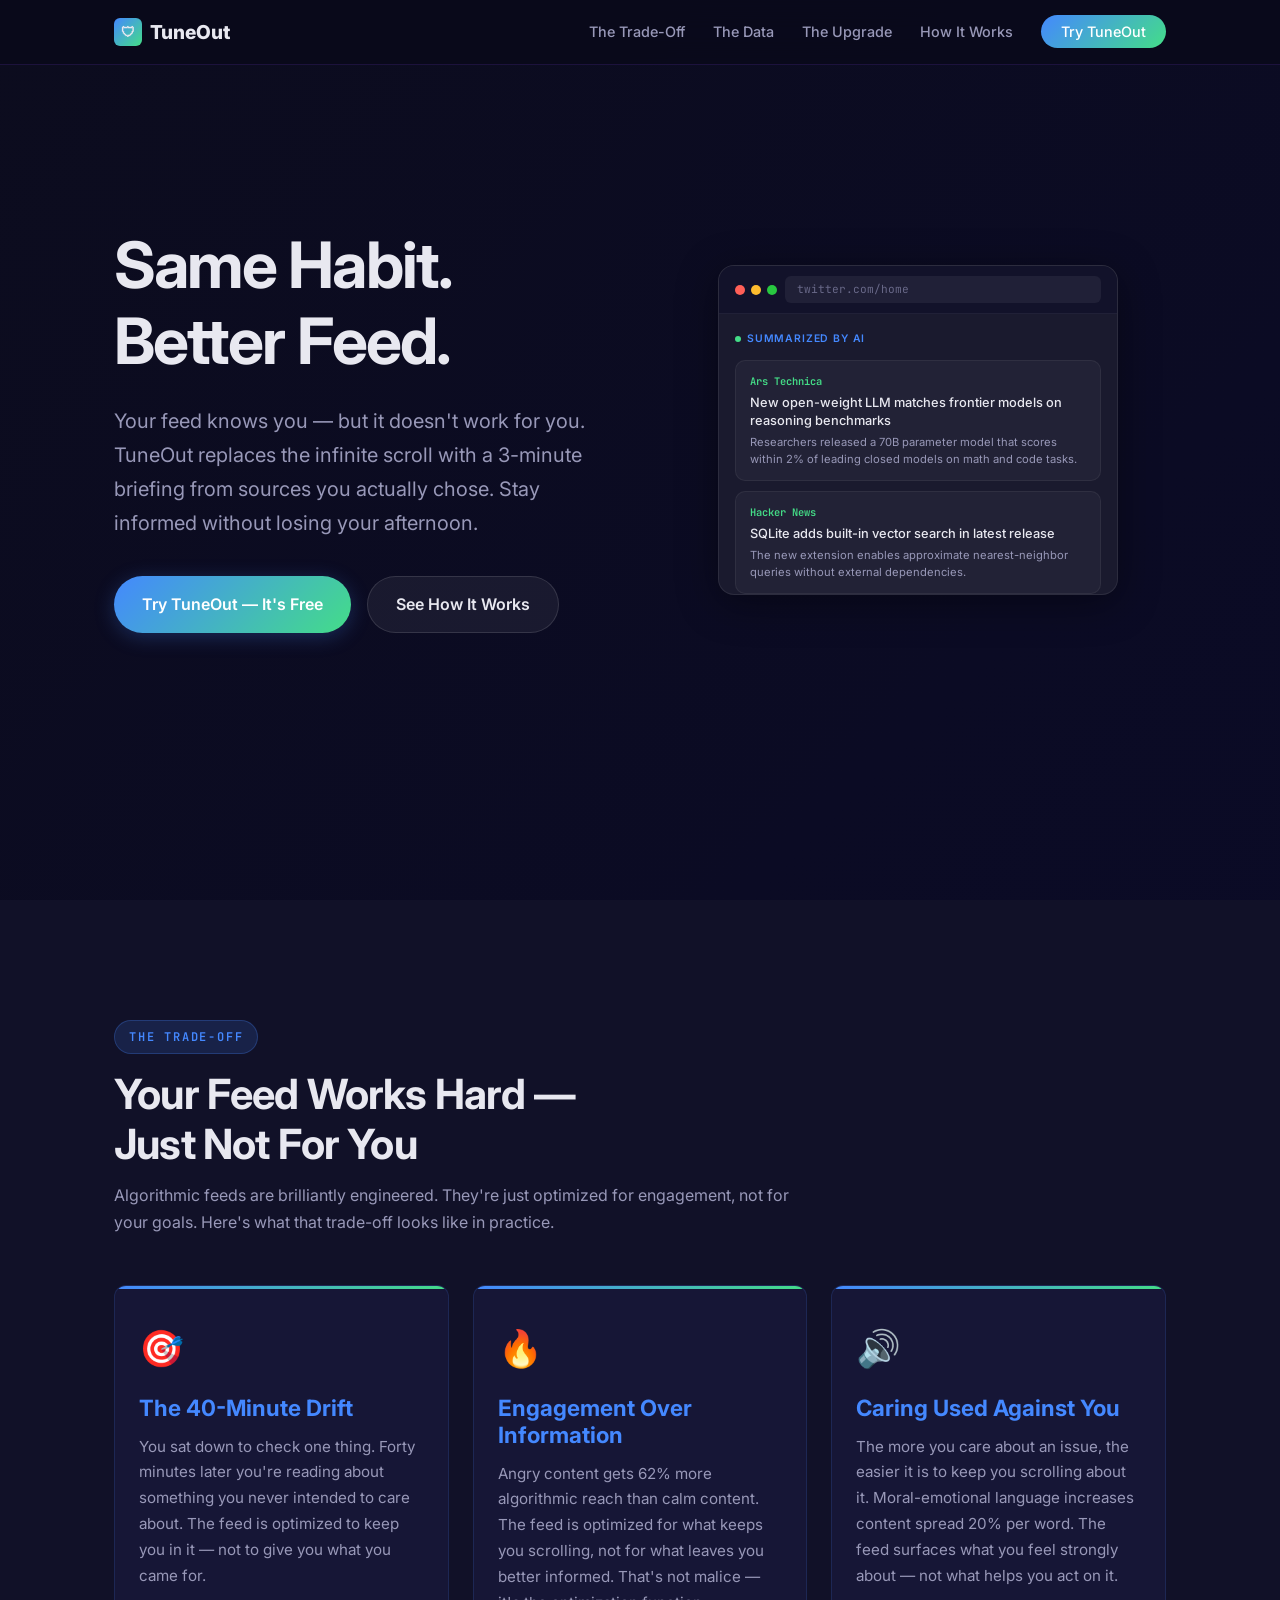
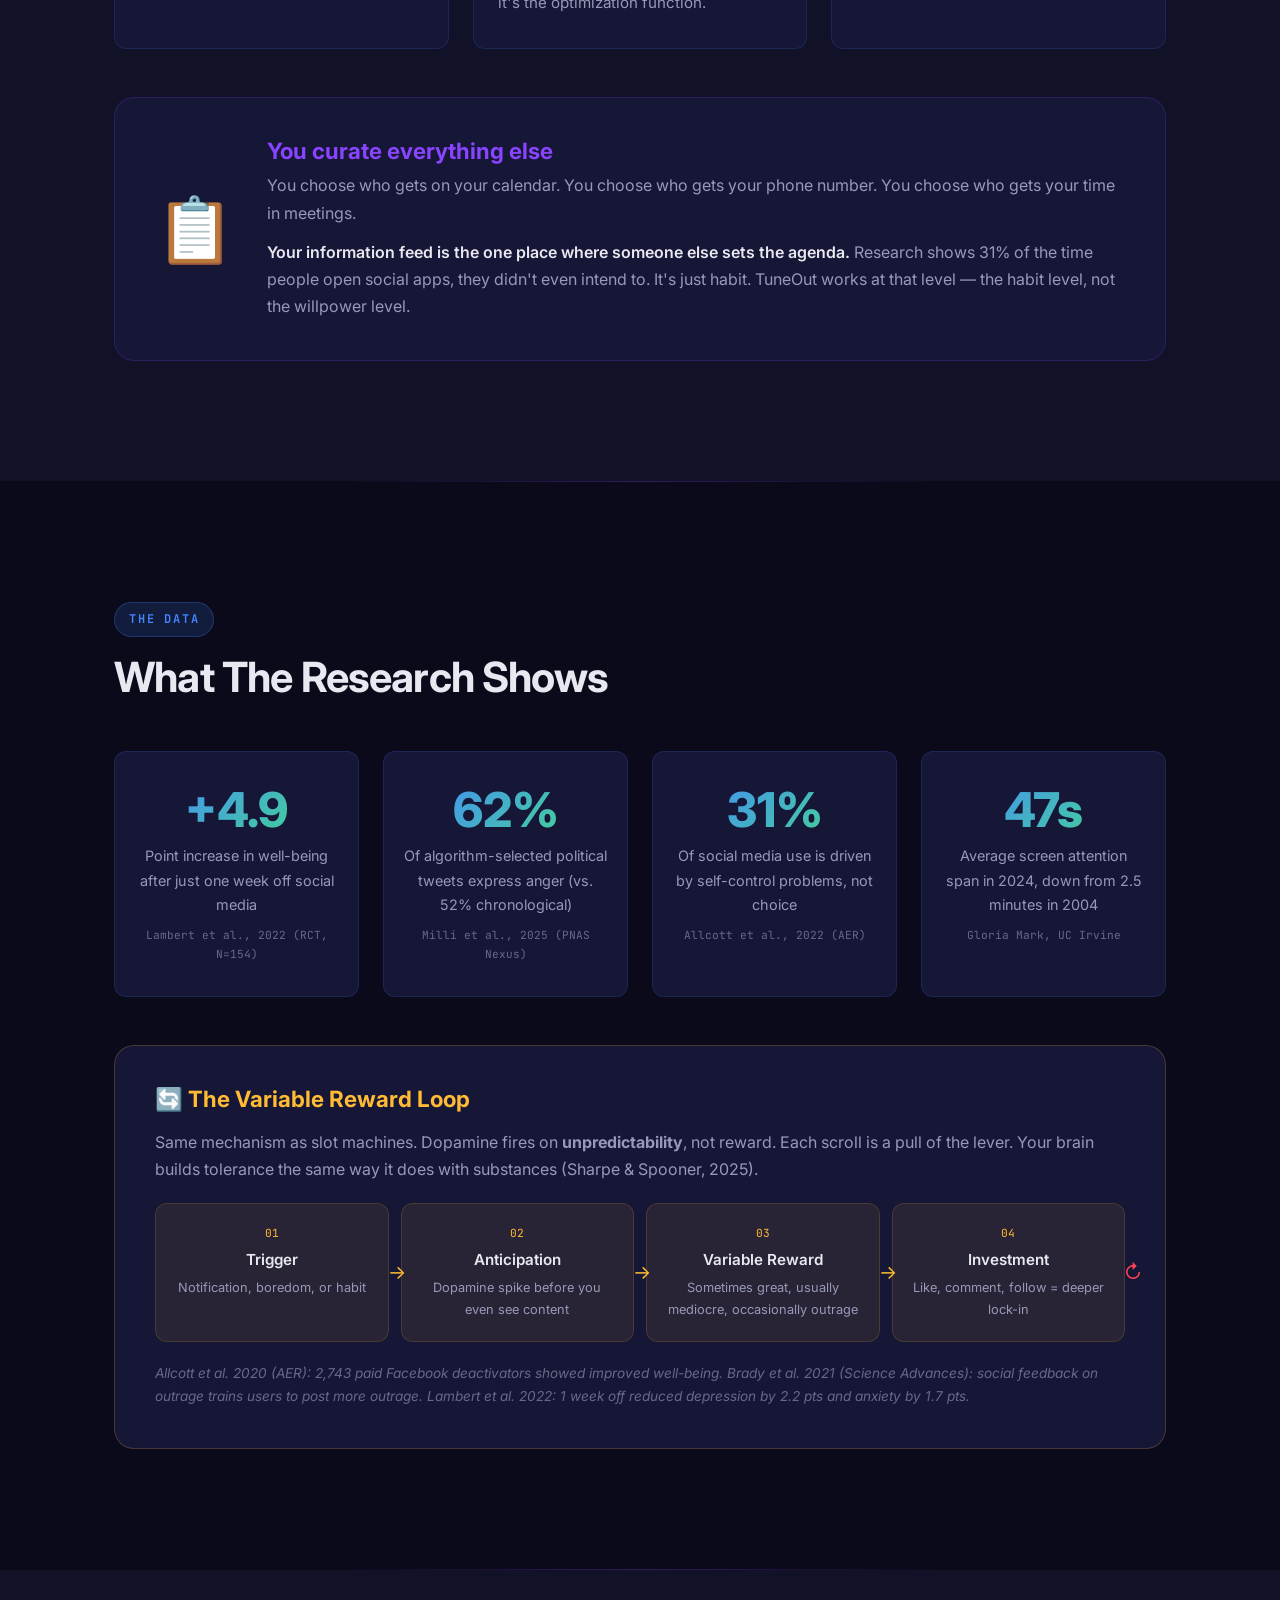
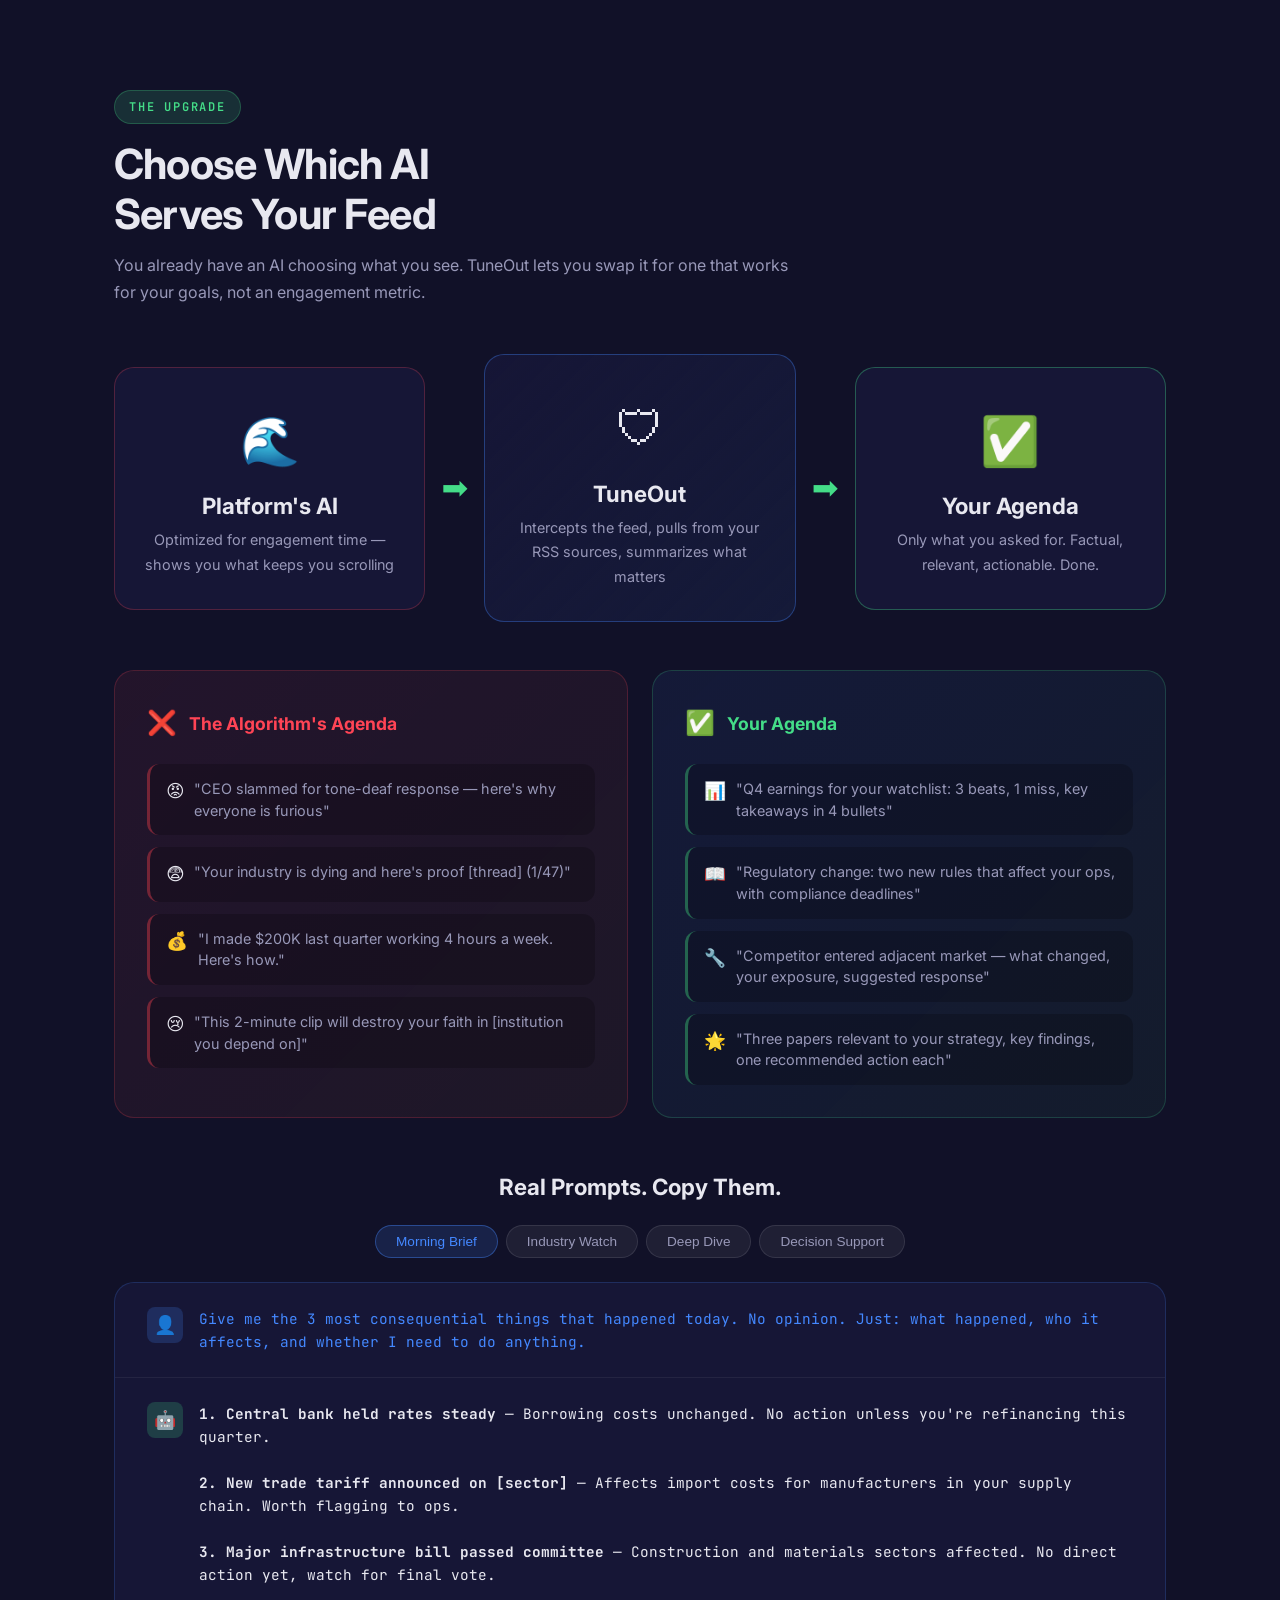
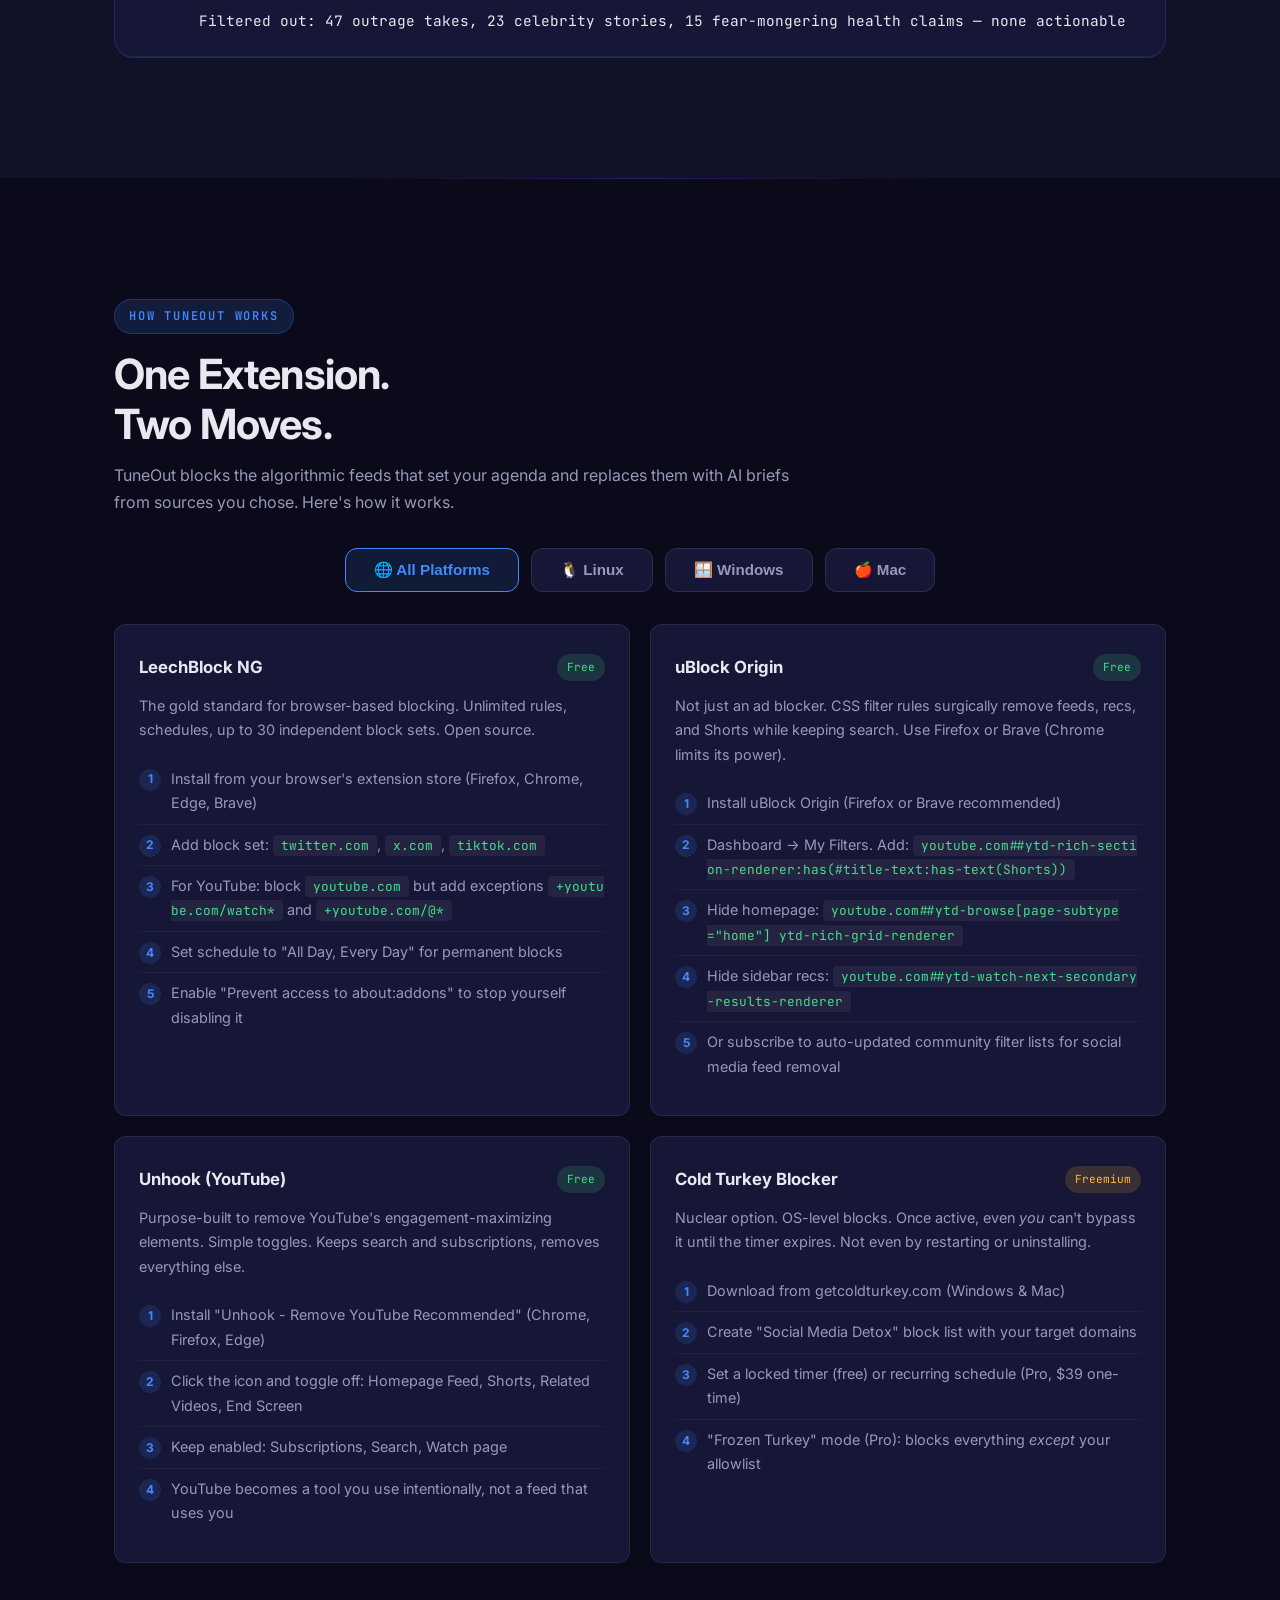
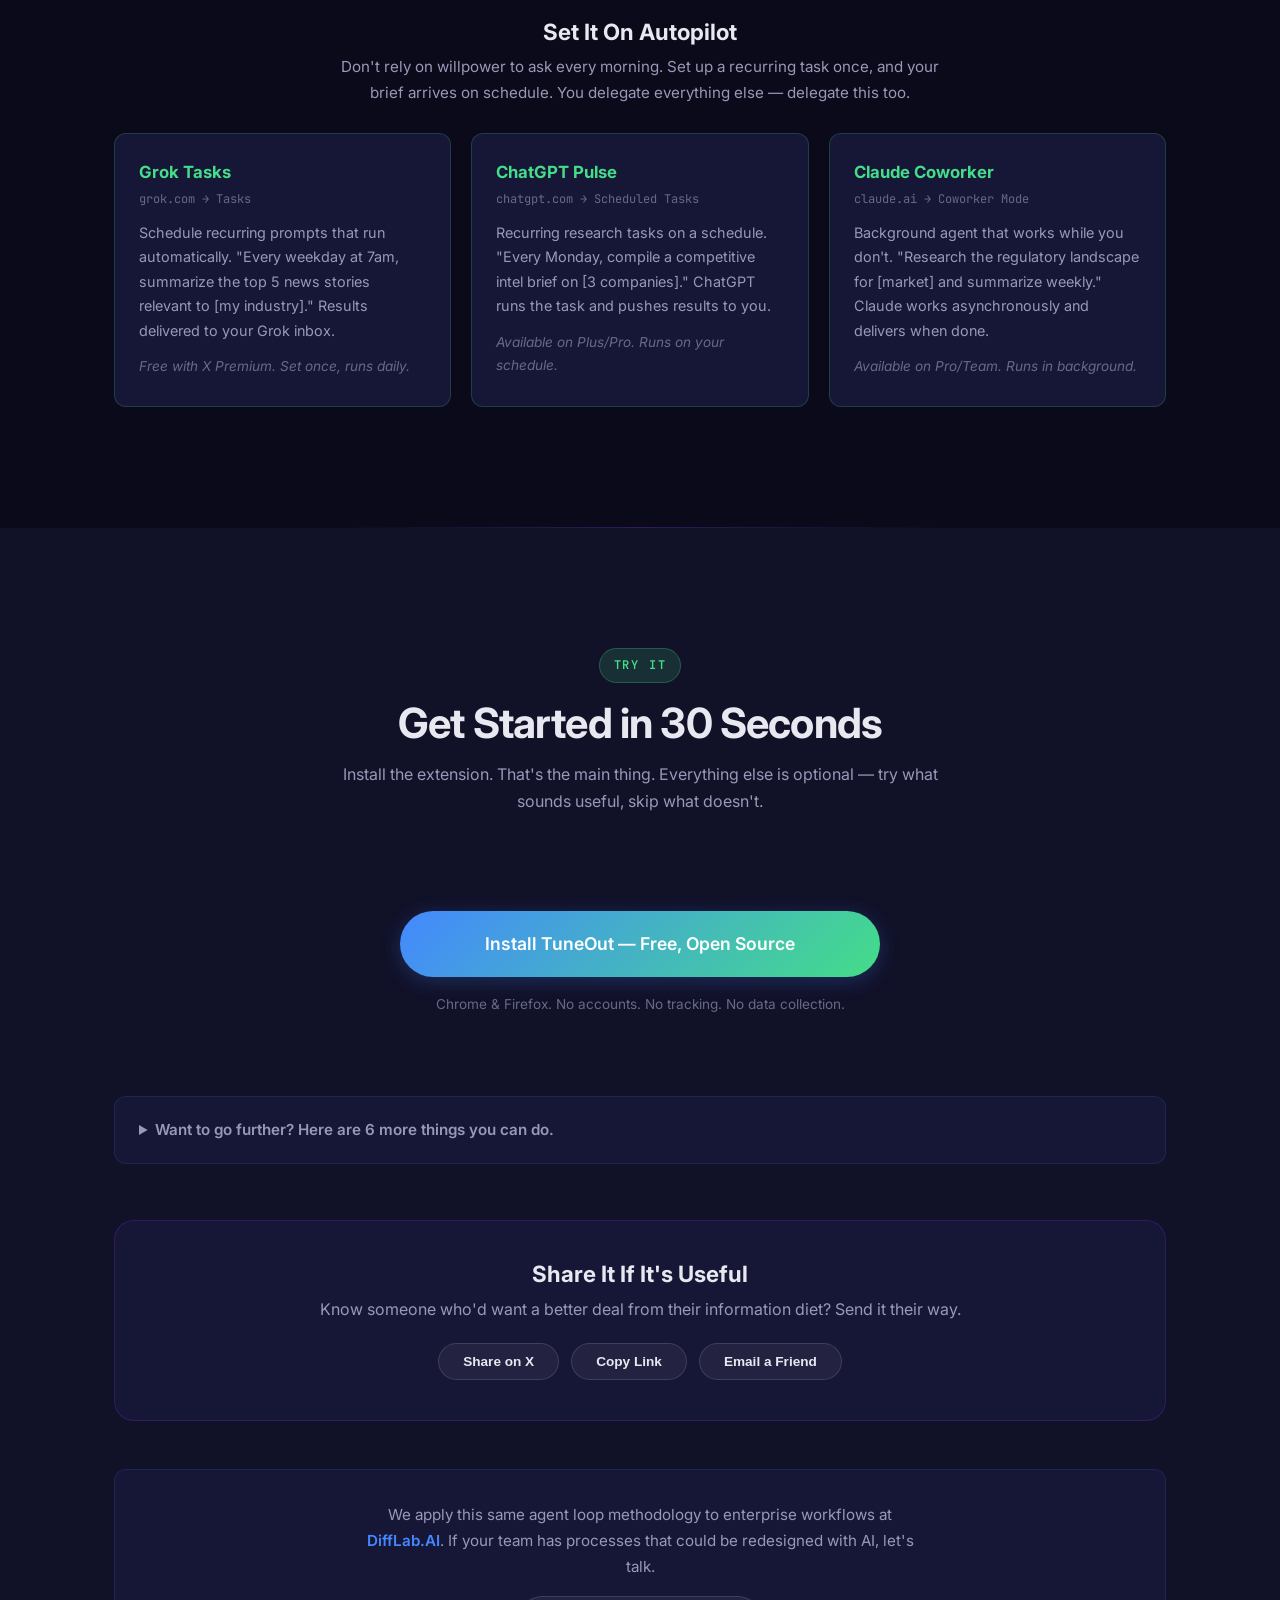
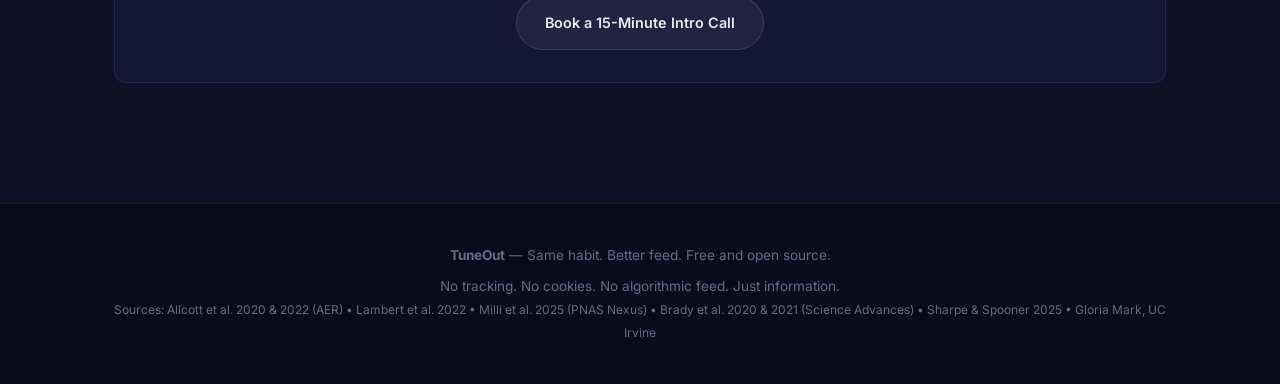
<file: index.html>
<!DOCTYPE html>
<html lang="en">
<head>
<meta charset="UTF-8">
<meta name="viewport" content="width=device-width, initial-scale=1.0">
<title>TuneOut — Same Habit. Better Feed.</title>
<meta name="description" content="Replace infinite scroll with a 3-minute AI briefing from sources you chose. Free browser extension. No accounts, no tracking.">
<meta name="theme-color" content="#0c0c1e">
<meta property="og:title" content="TuneOut — Same Habit. Better Feed.">
<meta property="og:description" content="Your feed knows you, but it doesn't work for you. TuneOut replaces social media feeds with curated LLM briefings. Free and open source.">
<meta property="og:type" content="website">
<style>
*, *::before, *::after { box-sizing: border-box; margin: 0; padding: 0; }

:root {
  --bg-primary: #0a0a1a;
  --bg-secondary: #111128;
  --bg-card: #161636;
  --bg-card-hover: #1c1c42;
  --text-primary: #e8e8f0;
  --text-secondary: #9898b8;
  --text-muted: #686888;
  --accent-red: #ff4455;
  --accent-blue: #4488ff;
  --accent-green: #44dd88;
  --accent-purple: #8844ff;
  --accent-yellow: #ffbb33;
  --gradient-danger: linear-gradient(135deg, #ff4455, #ff8833);
  --gradient-safe: linear-gradient(135deg, #4488ff, #44dd88);
  --gradient-hero: linear-gradient(135deg, #0c0c1e 0%, #0a0a2a 50%, #0d1a2d 100%);
  --radius: 12px;
  --radius-lg: 20px;
  --shadow: 0 4px 24px rgba(0,0,0,0.3);
  --font-sans: 'Inter', -apple-system, BlinkMacSystemFont, 'Segoe UI', system-ui, sans-serif;
  --font-mono: 'JetBrains Mono', 'Fira Code', 'Cascadia Code', monospace;
  --max-width: 1100px;
  --section-pad: clamp(60px, 10vw, 120px);
}

html { scroll-behavior: smooth; }

body {
  font-family: var(--font-sans);
  background: var(--bg-primary);
  color: var(--text-primary);
  line-height: 1.7;
  overflow-x: hidden;
  -webkit-font-smoothing: antialiased;
}

a { color: var(--accent-blue); text-decoration: none; transition: color 0.2s; }
a:hover { color: var(--accent-green); }
::selection { background: var(--accent-purple); color: #fff; }

h1, h2, h3, h4 { line-height: 1.2; font-weight: 700; }
h1 { font-size: clamp(2.2rem, 6vw, 4rem); letter-spacing: -0.03em; }
h2 { font-size: clamp(1.6rem, 4vw, 2.6rem); letter-spacing: -0.02em; }
h3 { font-size: clamp(1.1rem, 2.5vw, 1.4rem); }

.section-label {
  display: inline-block;
  font-family: var(--font-mono);
  font-size: 0.75rem;
  font-weight: 600;
  letter-spacing: 0.15em;
  text-transform: uppercase;
  padding: 6px 14px;
  border-radius: 100px;
  margin-bottom: 16px;
}

.label-danger { background: rgba(255,68,85,0.15); color: var(--accent-red); border: 1px solid rgba(255,68,85,0.25); }
.label-info { background: rgba(68,136,255,0.15); color: var(--accent-blue); border: 1px solid rgba(68,136,255,0.25); }
.label-success { background: rgba(68,221,136,0.15); color: var(--accent-green); border: 1px solid rgba(68,221,136,0.25); }
.label-warning { background: rgba(255,187,51,0.15); color: var(--accent-yellow); border: 1px solid rgba(255,187,51,0.25); }

.container { max-width: var(--max-width); margin: 0 auto; padding: 0 24px; }
section { padding: var(--section-pad) 0; position: relative; }
.section-divider {
  height: 1px;
  background: linear-gradient(90deg, transparent, rgba(136,68,255,0.3), transparent);
  max-width: 600px;
  margin: 0 auto;
}

/* NAV */
nav {
  position: fixed; top: 0; left: 0; right: 0; z-index: 1000;
  background: rgba(10,10,26,0.85);
  backdrop-filter: blur(20px);
  border-bottom: 1px solid rgba(136,68,255,0.15);
}
nav .container { display: flex; align-items: center; justify-content: space-between; height: 64px; }
.nav-logo {
  font-weight: 800; font-size: 1.2rem; color: var(--text-primary);
  display: flex; align-items: center; gap: 8px;
}
.nav-logo .shield-icon {
  width: 28px; height: 28px; background: var(--gradient-safe);
  border-radius: 6px; display: flex; align-items: center; justify-content: center; font-size: 14px;
}
.nav-links { display: flex; gap: 28px; list-style: none; }
.nav-links a { color: var(--text-secondary); font-size: 0.9rem; font-weight: 500; transition: color 0.2s; }
.nav-links a:hover { color: var(--text-primary); }
.nav-cta {
  background: var(--gradient-safe); color: #fff !important;
  padding: 8px 20px; border-radius: 100px; font-weight: 600; font-size: 0.85rem;
  transition: transform 0.2s, box-shadow 0.2s;
}
.nav-cta:hover { transform: translateY(-1px); box-shadow: 0 4px 20px rgba(68,136,255,0.3); color: #fff !important; }
.hamburger {
  display: none; flex-direction: column; gap: 5px;
  cursor: pointer; background: none; border: none; padding: 8px;
}
.hamburger span {
  width: 24px; height: 2px; background: var(--text-primary);
  border-radius: 2px; transition: transform 0.3s, opacity 0.3s;
}

/* HERO */
.hero {
  min-height: 100vh; display: flex; align-items: center;
  background: var(--gradient-hero); position: relative; overflow: hidden; padding-top: 80px;
  background-size: 300% 300%;
  animation: gradient-drift 20s ease infinite;
}
@keyframes gradient-drift {
  0% { background-position: 0% 50%; }
  50% { background-position: 100% 50%; }
  100% { background-position: 0% 50%; }
}
.hero-grid { display: grid; grid-template-columns: 1fr 1fr; gap: 60px; align-items: center; }
.hero-text h1 { margin-bottom: 24px; color: var(--text-primary); }
.hero-subtitle {
  font-size: clamp(1rem, 2vw, 1.25rem); color: var(--text-secondary);
  margin-bottom: 36px; max-width: 520px;
}
.hero-buttons { display: flex; gap: 16px; flex-wrap: wrap; }

/* Hero staggered text fade-in */
.hero-text > * {
  opacity: 0; transform: translateY(12px);
  animation: gentle-enter 0.6s ease forwards;
}
.hero-text > :nth-child(1) { animation-delay: 0.1s; }
.hero-text > :nth-child(2) { animation-delay: 0.3s; }
.hero-text > :nth-child(3) { animation-delay: 0.5s; }
.hero-text > :nth-child(4) { animation-delay: 0.7s; }
@keyframes gentle-enter {
  to { opacity: 1; transform: translateY(0); }
}

.btn {
  display: inline-flex; align-items: center; gap: 8px;
  padding: 14px 28px; border-radius: 100px; font-weight: 600; font-size: 1rem;
  cursor: pointer; border: none; transition: transform 0.2s, box-shadow 0.2s;
  text-decoration: none;
}
.btn:hover { transform: translateY(-2px); }
.btn-primary {
  background: var(--gradient-safe); color: #fff;
  box-shadow: 0 4px 20px rgba(68,136,255,0.25);
}
.btn-primary:hover { box-shadow: 0 8px 32px rgba(68,136,255,0.35); color: #fff; }
.btn-secondary {
  background: rgba(255,255,255,0.06); color: var(--text-primary);
  border: 1px solid rgba(255,255,255,0.12);
}
.btn-secondary:hover { background: rgba(255,255,255,0.1); }

/* Hero visual -- Feed Swap animation */
.hero-visual { position: relative; display: flex; justify-content: center; align-items: center; }
.feed-swap { width: 100%; max-width: 400px; position: relative; }
.feed-swap-frame {
  background: #1a1a2e; border-radius: 16px; overflow: hidden;
  border: 1px solid rgba(255,255,255,0.08);
  box-shadow: 0 8px 40px rgba(0,0,0,0.4);
}
.feed-swap-bar {
  background: #12122a; padding: 10px 16px; display: flex; align-items: center; gap: 8px;
  border-bottom: 1px solid rgba(255,255,255,0.06);
}
.feed-swap-dots { display: flex; gap: 6px; }
.feed-swap-dots span {
  width: 10px; height: 10px; border-radius: 50%;
}
.feed-swap-dots span:nth-child(1) { background: #ff5f57; }
.feed-swap-dots span:nth-child(2) { background: #febc2e; }
.feed-swap-dots span:nth-child(3) { background: #28c840; }
.feed-swap-url {
  flex: 1; background: rgba(255,255,255,0.06); border-radius: 6px; padding: 4px 12px;
  font-size: 0.7rem; color: var(--text-muted); font-family: var(--font-mono);
}
.feed-swap-body { position: relative; min-height: 280px; }

/* Layer 1: Social feed mockup */
.feed-layer-old {
  position: absolute; inset: 0; padding: 16px;
  opacity: 1; transition: opacity 1.2s ease;
}
.feed-layer-old.hidden { opacity: 0; }
.feed-placeholder {
  display: flex; gap: 10px; align-items: flex-start; padding: 12px 0;
  border-bottom: 1px solid rgba(255,255,255,0.04);
}
.feed-placeholder-avatar {
  width: 32px; height: 32px; border-radius: 50%; flex-shrink: 0;
  background: rgba(255,255,255,0.06);
}
.feed-placeholder-lines { flex: 1; display: flex; flex-direction: column; gap: 6px; }
.feed-placeholder-line {
  height: 10px; border-radius: 4px; background: rgba(255,255,255,0.06);
}
.feed-placeholder-line.short { width: 60%; }
.feed-placeholder-line.medium { width: 85%; }
.feed-placeholder-line.long { width: 95%; }
.feed-placeholder-line.tiny { width: 30%; }

/* Layer 2: Briefing cards */
.feed-layer-new {
  position: absolute; inset: 0; padding: 16px;
  opacity: 0; transition: opacity 1.2s ease;
}
.feed-layer-new.visible { opacity: 1; }
.briefing-header {
  font-size: 0.65rem; color: var(--accent-blue); font-weight: 600;
  text-transform: uppercase; letter-spacing: 0.08em; margin-bottom: 12px;
  display: flex; align-items: center; gap: 6px;
}
.briefing-header::before {
  content: ''; width: 6px; height: 6px; border-radius: 50%;
  background: var(--accent-green); display: inline-block;
}
.briefing-card {
  background: rgba(255,255,255,0.04); border-radius: 10px; padding: 12px 14px;
  margin-bottom: 10px; border: 1px solid rgba(255,255,255,0.06);
}
.briefing-card-source {
  font-size: 0.65rem; font-weight: 600; color: var(--accent-green);
  margin-bottom: 4px; font-family: var(--font-mono);
}
.briefing-card-title {
  font-size: 0.8rem; color: var(--text-primary); font-weight: 500;
  line-height: 1.4; margin-bottom: 4px;
}
.briefing-card-summary {
  font-size: 0.7rem; color: var(--text-secondary); line-height: 1.5;
}
.briefing-done {
  text-align: center; font-size: 0.7rem; color: var(--text-muted);
  margin-top: 12px; opacity: 0; transition: opacity 0.8s ease 0.6s;
}
.feed-layer-new.visible .briefing-done { opacity: 1; }

/* PROBLEM */
#problem { background: var(--bg-secondary); }
.problem-grid { display: grid; grid-template-columns: repeat(3, 1fr); gap: 24px; margin-top: 48px; }
.attack-card {
  background: var(--bg-card); border: 1px solid rgba(68,136,255,0.15);
  border-radius: var(--radius); padding: 32px 24px;
  transition: transform 0.3s, border-color 0.3s, box-shadow 0.3s;
  position: relative; overflow: hidden;
}
.attack-card:hover {
  transform: translateY(-4px); border-color: rgba(68,136,255,0.35);
  box-shadow: 0 12px 40px rgba(68,136,255,0.1);
}
.attack-card::before {
  content: ''; position: absolute; top: 0; left: 0; right: 0;
  height: 3px; background: var(--gradient-safe);
}
.attack-icon { font-size: 36px; margin-bottom: 16px; display: block; }
.attack-card h3 { margin-bottom: 12px; color: var(--accent-blue); }
.attack-card p { color: var(--text-secondary); font-size: 0.95rem; }

.analogy-box {
  margin-top: 48px; background: var(--bg-card);
  border: 1px solid rgba(136,68,255,0.2); border-radius: var(--radius-lg);
  padding: 40px; display: grid; grid-template-columns: auto 1fr; gap: 32px; align-items: center;
}
.analogy-icon { font-size: 64px; }
.analogy-box h3 { color: var(--accent-purple); margin-bottom: 8px; }
.analogy-box p { color: var(--text-secondary); }
.analogy-box .highlight-text { color: var(--text-primary); font-weight: 600; }

/* SCIENCE */
.stats-grid { display: grid; grid-template-columns: repeat(4, 1fr); gap: 24px; margin-top: 48px; }
.stat-card {
  text-align: center; background: var(--bg-card);
  border: 1px solid rgba(68,136,255,0.15); border-radius: var(--radius);
  padding: 32px 20px; transition: transform 0.3s, box-shadow 0.3s;
}
.stat-card:hover { transform: translateY(-4px); box-shadow: var(--shadow); }
.stat-number {
  font-size: clamp(2rem, 4vw, 3rem); font-weight: 800;
  background: var(--gradient-safe);
  -webkit-background-clip: text; -webkit-text-fill-color: transparent; background-clip: text;
  line-height: 1.1; margin-bottom: 8px;
}
.stat-label { color: var(--text-secondary); font-size: 0.9rem; }
.stat-source { font-family: var(--font-mono); font-size: 0.7rem; color: var(--text-muted); margin-top: 8px; }

.dopamine-explainer {
  margin-top: 48px; background: var(--bg-card);
  border: 1px solid rgba(255,187,51,0.2); border-radius: var(--radius-lg); padding: 40px;
}
.dopamine-explainer h3 { color: var(--accent-yellow); margin-bottom: 16px; }
.loop-steps { display: flex; gap: 12px; flex-wrap: wrap; margin-top: 20px; }
.loop-step {
  flex: 1; min-width: 140px;
  background: rgba(255,187,51,0.08); border: 1px solid rgba(255,187,51,0.15);
  border-radius: var(--radius); padding: 20px 16px; text-align: center; position: relative;
}
.loop-step::after {
  content: '\2192'; position: absolute; right: -18px; top: 50%;
  transform: translateY(-50%); color: var(--accent-yellow); font-size: 1.2rem;
}
.loop-step:last-child::after { content: '\21BB'; color: var(--accent-red); }
.loop-step .step-num { font-family: var(--font-mono); font-size: 0.7rem; color: var(--accent-yellow); margin-bottom: 4px; }
.loop-step .step-title { font-weight: 600; font-size: 0.95rem; margin-bottom: 4px; }
.loop-step .step-desc { font-size: 0.8rem; color: var(--text-secondary); }

/* SOLUTION */
#solution { background: var(--bg-secondary); }
.solution-flow {
  display: grid; grid-template-columns: 1fr auto 1fr auto 1fr;
  gap: 16px; align-items: center; margin-top: 48px;
}
.flow-arrow { font-size: 2rem; color: var(--accent-green); text-align: center; }
.flow-card {
  background: var(--bg-card); border-radius: var(--radius-lg);
  padding: 32px 24px; text-align: center;
  border: 1px solid rgba(68,221,136,0.15);
  transition: transform 0.3s, box-shadow 0.3s;
}
.flow-card:hover { transform: translateY(-4px); box-shadow: 0 12px 40px rgba(68,221,136,0.1); }
.flow-card.danger-card { border-color: rgba(255,68,85,0.25); }
.flow-card.shield-card {
  border-color: rgba(68,136,255,0.35);
  background: linear-gradient(135deg, var(--bg-card), rgba(68,136,255,0.08));
}
.flow-card.safe-card { border-color: rgba(68,221,136,0.35); }
.flow-icon { font-size: 48px; margin-bottom: 12px; display: block; }
.flow-card h3 { margin-bottom: 8px; }
.flow-card p { color: var(--text-secondary); font-size: 0.9rem; }

/* Before/After */
.before-after { display: grid; grid-template-columns: 1fr 1fr; gap: 24px; margin-top: 48px; }
.ba-panel { border-radius: var(--radius-lg); padding: 32px; }
.ba-panel.before {
  background: linear-gradient(135deg, rgba(255,68,85,0.08), rgba(255,136,51,0.05));
  border: 1px solid rgba(255,68,85,0.2);
}
.ba-panel.after {
  background: linear-gradient(135deg, rgba(68,136,255,0.08), rgba(68,221,136,0.05));
  border: 1px solid rgba(68,221,136,0.2);
}
.ba-header { display: flex; align-items: center; gap: 12px; margin-bottom: 20px; }
.ba-header .ba-icon { font-size: 24px; }
.ba-header h3 { font-size: 1.1rem; }
.before .ba-header h3 { color: var(--accent-red); }
.after .ba-header h3 { color: var(--accent-green); }
.ba-feed { list-style: none; display: flex; flex-direction: column; gap: 12px; }
.ba-item {
  background: rgba(0,0,0,0.2); border-radius: var(--radius);
  padding: 14px 16px; font-size: 0.9rem;
  display: flex; align-items: flex-start; gap: 10px; line-height: 1.5;
}
.ba-item .emoji { flex-shrink: 0; font-size: 1.1rem; }
.ba-item .item-text { color: var(--text-secondary); }
.ba-panel.before .ba-item { border-left: 3px solid rgba(255,68,85,0.4); }
.ba-panel.after .ba-item { border-left: 3px solid rgba(68,221,136,0.4); }

/* Examples */
.examples-area { margin-top: 56px; }
.examples-area > h3 { text-align: center; margin-bottom: 24px; color: var(--text-primary); }
.example-tabs { display: flex; justify-content: center; gap: 8px; margin-bottom: 24px; flex-wrap: wrap; }
.example-tab {
  padding: 8px 20px; border-radius: 100px;
  background: rgba(255,255,255,0.06); border: 1px solid rgba(255,255,255,0.1);
  color: var(--text-secondary); cursor: pointer; font-size: 0.85rem; font-weight: 500;
  transition: all 0.2s;
}
.example-tab:hover { background: rgba(255,255,255,0.1); }
.example-tab.active {
  background: rgba(68,136,255,0.15); border-color: rgba(68,136,255,0.4); color: var(--accent-blue);
}
.example-content {
  background: var(--bg-card); border: 1px solid rgba(68,136,255,0.2);
  border-radius: var(--radius-lg); overflow: hidden;
}
.example-panel { display: none; }
.example-panel.active { display: block; }
.example-prompt {
  padding: 24px 32px; border-bottom: 1px solid rgba(255,255,255,0.06);
  display: flex; align-items: flex-start; gap: 16px;
}
.prompt-avatar {
  width: 36px; height: 36px; border-radius: 8px;
  display: flex; align-items: center; justify-content: center;
  font-size: 18px; flex-shrink: 0;
}
.prompt-avatar.user { background: rgba(68,136,255,0.2); }
.prompt-avatar.ai { background: rgba(68,221,136,0.2); }
.prompt-text { font-family: var(--font-mono); font-size: 0.9rem; line-height: 1.6; }
.prompt-text .user-msg { color: var(--accent-blue); }
.prompt-text .ai-msg { color: var(--text-secondary); }
.prompt-text .ai-msg strong { color: var(--text-primary); }
.prompt-text .ai-msg .filtered { color: var(--text-muted); text-decoration: line-through; font-size: 0.85em; }

/* TOOLS */
.os-tabs { display: flex; justify-content: center; gap: 12px; margin-top: 32px; margin-bottom: 32px; }
.os-tab {
  padding: 12px 28px; border-radius: var(--radius);
  background: var(--bg-card); border: 1px solid rgba(255,255,255,0.1);
  color: var(--text-secondary); cursor: pointer; font-weight: 600; font-size: 0.95rem;
  display: flex; align-items: center; gap: 8px; transition: all 0.2s;
}
.os-tab:hover { background: var(--bg-card-hover); }
.os-tab.active { background: rgba(68,136,255,0.12); border-color: var(--accent-blue); color: var(--accent-blue); }
.os-content { display: none; }
.os-content.active { display: block; }
.tools-grid { display: grid; grid-template-columns: repeat(2, 1fr); gap: 20px; }
.tool-card {
  background: var(--bg-card); border: 1px solid rgba(255,255,255,0.08);
  border-radius: var(--radius); padding: 28px 24px;
  transition: transform 0.3s, box-shadow 0.3s;
}
.tool-card:hover { transform: translateY(-3px); box-shadow: var(--shadow); }
.tool-header { display: flex; align-items: center; justify-content: space-between; margin-bottom: 12px; }
.tool-name { font-weight: 700; font-size: 1.05rem; }
.tool-badge { font-family: var(--font-mono); font-size: 0.7rem; padding: 4px 10px; border-radius: 100px; }
.badge-free { background: rgba(68,221,136,0.15); color: var(--accent-green); }
.badge-freemium { background: rgba(255,187,51,0.15); color: var(--accent-yellow); }
.badge-builtin { background: rgba(68,136,255,0.15); color: var(--accent-blue); }
.tool-desc { color: var(--text-secondary); font-size: 0.9rem; margin-bottom: 16px; }
.tool-steps { list-style: none; counter-reset: step; }
.tool-steps li {
  counter-increment: step; padding: 8px 0; padding-left: 32px;
  position: relative; font-size: 0.9rem; color: var(--text-secondary);
  border-bottom: 1px solid rgba(255,255,255,0.04);
}
.tool-steps li:last-child { border-bottom: none; }
.tool-steps li::before {
  content: counter(step); position: absolute; left: 0;
  width: 22px; height: 22px; border-radius: 50%;
  background: rgba(68,136,255,0.15); color: var(--accent-blue);
  font-size: 0.75rem; font-weight: 700;
  display: flex; align-items: center; justify-content: center; top: 10px;
}
.tool-steps code {
  font-family: var(--font-mono); font-size: 0.8rem;
  background: rgba(255,255,255,0.06); padding: 2px 8px; border-radius: 4px;
  color: var(--accent-green); word-break: break-all;
}

/* RECURRING TASK TOOLS */
.recurring-tools { margin-top: 56px; }
.recurring-tools > h3 { text-align: center; margin-bottom: 8px; color: var(--text-primary); }
.recurring-tools > p { text-align: center; color: var(--text-secondary); max-width: 600px; margin: 0 auto 28px; font-size: 0.95rem; }
.recurring-grid { display: grid; grid-template-columns: repeat(3, 1fr); gap: 20px; }
.recurring-card {
  background: var(--bg-card); border: 1px solid rgba(68,221,136,0.2);
  border-radius: var(--radius); padding: 28px 24px;
  transition: transform 0.3s, box-shadow 0.3s;
}
.recurring-card:hover { transform: translateY(-3px); box-shadow: 0 12px 40px rgba(68,221,136,0.08); }
.recurring-card h4 { margin-bottom: 6px; color: var(--accent-green); font-size: 1.05rem; }
.recurring-card .rc-provider { font-family: var(--font-mono); font-size: 0.75rem; color: var(--text-muted); margin-bottom: 12px; }
.recurring-card p { color: var(--text-secondary); font-size: 0.9rem; margin-bottom: 12px; }
.recurring-card .rc-how { font-size: 0.85rem; color: var(--text-muted); font-style: italic; }
@media (max-width: 900px) { .recurring-grid { grid-template-columns: 1fr; } }

/* CTA / CHECKLIST */
#action { background: var(--bg-secondary); }
.checklist-container { max-width: 700px; margin: 48px auto 0; }
.checklist-item {
  display: flex; align-items: center; gap: 16px;
  padding: 20px 24px; background: var(--bg-card);
  border: 1px solid rgba(255,255,255,0.06); border-radius: var(--radius);
  margin-bottom: 12px; cursor: pointer; transition: all 0.3s; user-select: none;
}
.checklist-item:hover { background: var(--bg-card-hover); }
.checklist-item.checked { border-color: rgba(68,221,136,0.3); background: rgba(68,221,136,0.05); }
.check-box {
  width: 28px; height: 28px; border-radius: 8px;
  border: 2px solid rgba(255,255,255,0.2);
  display: flex; align-items: center; justify-content: center;
  flex-shrink: 0; transition: all 0.3s; font-size: 14px; color: transparent;
}
.checklist-item.checked .check-box {
  background: var(--accent-green); border-color: var(--accent-green); color: #fff;
}
.check-text { font-size: 1rem; }
.check-detail { font-size: 0.8rem; color: var(--text-muted); margin-top: 2px; }
.checklist-item.checked .check-text { text-decoration: line-through; color: var(--text-muted); }
.progress-bar-container { margin-top: 32px; text-align: center; }
.progress-bar {
  width: 100%; height: 8px; background: rgba(255,255,255,0.06);
  border-radius: 100px; overflow: hidden; margin-bottom: 12px;
}
.progress-fill {
  height: 100%; background: var(--gradient-safe);
  border-radius: 100px; width: 0%; transition: width 0.5s ease;
}
.progress-text { font-family: var(--font-mono); font-size: 0.85rem; color: var(--text-secondary); }

.share-section {
  text-align: center; margin-top: 56px; padding: 40px;
  background: var(--bg-card); border: 1px solid rgba(136,68,255,0.2); border-radius: var(--radius-lg);
}
.share-section h3 { margin-bottom: 8px; }
.share-section p { color: var(--text-secondary); margin-bottom: 20px; }
.share-buttons { display: flex; justify-content: center; gap: 12px; flex-wrap: wrap; }
.share-btn {
  padding: 10px 24px; border-radius: 100px; font-weight: 600; font-size: 0.85rem;
  cursor: pointer; border: 1px solid rgba(255,255,255,0.12);
  background: rgba(255,255,255,0.06); color: var(--text-primary); transition: all 0.2s;
}
.share-btn:hover { background: rgba(255,255,255,0.1); transform: translateY(-1px); }

/* FOOTER */
footer { padding: 40px 0; text-align: center; border-top: 1px solid rgba(255,255,255,0.06); }
footer p { color: var(--text-muted); font-size: 0.85rem; }
footer a { color: var(--text-secondary); }

/* ANIMATIONS */
.fade-in { opacity: 0; transform: translateY(30px); transition: opacity 0.6s ease, transform 0.6s ease; }
.fade-in.visible { opacity: 1; transform: translateY(0); }

/* MOBILE */
@media (max-width: 900px) {
  .hero-grid { grid-template-columns: 1fr; text-align: center; }
  .hero-subtitle { margin-left: auto; margin-right: auto; }
  .hero-buttons { justify-content: center; }
  .hero-visual { order: -1; }
  .feed-swap { max-width: 280px; }
  .problem-grid { grid-template-columns: 1fr; }
  .stats-grid { grid-template-columns: repeat(2, 1fr); }
  .solution-flow { grid-template-columns: 1fr; gap: 12px; }
  .flow-arrow { transform: rotate(90deg); }
  .tools-grid { grid-template-columns: 1fr; }
  .before-after { grid-template-columns: 1fr; }
  .analogy-box { grid-template-columns: 1fr; text-align: center; }
  .loop-steps { flex-direction: column; }
  .loop-step::after { display: none; }
}
@media (max-width: 600px) {
  .nav-links { display: none; }
  .hamburger { display: flex; }
  .nav-links.open {
    display: flex; flex-direction: column;
    position: absolute; top: 64px; left: 0; right: 0;
    background: rgba(10,10,26,0.98); padding: 20px 24px; gap: 16px;
    border-bottom: 1px solid rgba(136,68,255,0.15);
  }
  .stats-grid { grid-template-columns: 1fr; }
  .example-prompt { padding: 16px; flex-direction: column; gap: 8px; }
  .os-tabs { flex-direction: column; align-items: center; }
  .hero-buttons { flex-direction: column; align-items: center; }
}
</style>
<link rel="preconnect" href="https://fonts.googleapis.com">
<link rel="preconnect" href="https://fonts.gstatic.com" crossorigin>
<link href="https://fonts.googleapis.com/css2?family=Inter:wght@400;500;600;700;800&family=JetBrains+Mono:wght@400;500;600;700&display=swap" rel="stylesheet">
</head>
<body>

<!-- NAV -->
<nav>
  <div class="container">
    <a href="#" class="nav-logo">
      <span class="shield-icon">&#x1F6E1;</span>
      TuneOut
    </a>
    <ul class="nav-links" id="navLinks">
      <li><a href="#problem">The Trade-Off</a></li>
      <li><a href="#science">The Data</a></li>
      <li><a href="#solution">The Upgrade</a></li>
      <li><a href="#tools">How It Works</a></li>
      <li><a href="#action" class="nav-cta">Try TuneOut</a></li>
    </ul>
    <button class="hamburger" id="hamburger" aria-label="Toggle menu">
      <span></span><span></span><span></span>
    </button>
  </div>
</nav>

<!-- HERO -->
<section class="hero" id="hero">
  <div class="container">
    <div class="hero-grid">
      <div class="hero-text">
        <h1>Same Habit. Better Feed.</h1>
        <p class="hero-subtitle">
          Your feed knows you — but it doesn't work for you. TuneOut replaces the
          infinite scroll with a 3-minute briefing from sources you actually chose.
          Stay informed without losing your afternoon.
        </p>
        <div class="hero-buttons">
          <a href="#tools" class="btn btn-primary">Try TuneOut — It's Free</a>
          <a href="#solution" class="btn btn-secondary">See How It Works</a>
        </div>
      </div>
      <div class="hero-visual">
        <div class="feed-swap">
          <div class="feed-swap-frame">
            <div class="feed-swap-bar">
              <div class="feed-swap-dots"><span></span><span></span><span></span></div>
              <div class="feed-swap-url">twitter.com/home</div>
            </div>
            <div class="feed-swap-body">
              <!-- Layer 1: Social feed (fades out) -->
              <div class="feed-layer-old" id="feedLayerOld">
                <div class="feed-placeholder">
                  <div class="feed-placeholder-avatar"></div>
                  <div class="feed-placeholder-lines">
                    <div class="feed-placeholder-line long"></div>
                    <div class="feed-placeholder-line medium"></div>
                    <div class="feed-placeholder-line short"></div>
                  </div>
                </div>
                <div class="feed-placeholder">
                  <div class="feed-placeholder-avatar"></div>
                  <div class="feed-placeholder-lines">
                    <div class="feed-placeholder-line medium"></div>
                    <div class="feed-placeholder-line long"></div>
                    <div class="feed-placeholder-line tiny"></div>
                  </div>
                </div>
                <div class="feed-placeholder">
                  <div class="feed-placeholder-avatar"></div>
                  <div class="feed-placeholder-lines">
                    <div class="feed-placeholder-line long"></div>
                    <div class="feed-placeholder-line short"></div>
                  </div>
                </div>
                <div class="feed-placeholder">
                  <div class="feed-placeholder-avatar"></div>
                  <div class="feed-placeholder-lines">
                    <div class="feed-placeholder-line medium"></div>
                    <div class="feed-placeholder-line long"></div>
                  </div>
                </div>
              </div>
              <!-- Layer 2: Briefing cards (fades in) -->
              <div class="feed-layer-new" id="feedLayerNew">
                <div class="briefing-header">Summarized by AI</div>
                <div class="briefing-card">
                  <div class="briefing-card-source">Ars Technica</div>
                  <div class="briefing-card-title">New open-weight LLM matches frontier models on reasoning benchmarks</div>
                  <div class="briefing-card-summary">Researchers released a 70B parameter model that scores within 2% of leading closed models on math and code tasks.</div>
                </div>
                <div class="briefing-card">
                  <div class="briefing-card-source">Hacker News</div>
                  <div class="briefing-card-title">SQLite adds built-in vector search in latest release</div>
                  <div class="briefing-card-summary">The new extension enables approximate nearest-neighbor queries without external dependencies.</div>
                </div>
                <div class="briefing-card">
                  <div class="briefing-card-source">Nature</div>
                  <div class="briefing-card-title">Sleep study links screen time patterns to next-day cognitive performance</div>
                  <div class="briefing-card-summary">Participants who stopped scrolling 45 min before bed showed measurable gains in working memory.</div>
                </div>
                <div class="briefing-done">Done — 3 min read</div>
              </div>
            </div>
          </div>
        </div>
      </div>
    </div>
  </div>
</section>

<!-- THE PROBLEM -->
<section id="problem">
  <div class="container">
    <div class="fade-in">
      <span class="section-label label-info">The Trade-Off</span>
      <h2>Your Feed Works Hard &mdash;<br>Just Not For You</h2>
      <p style="color: var(--text-secondary); max-width: 680px; margin-top: 12px;">
        Algorithmic feeds are brilliantly engineered. They're just optimized for engagement,
        not for your goals. Here's what that trade-off looks like in practice.
      </p>
    </div>

    <div class="problem-grid fade-in">
      <div class="attack-card">
        <span class="attack-icon">&#x1F3AF;</span>
        <h3>The 40-Minute Drift</h3>
        <p>You sat down to check one thing. Forty minutes later you're reading about something
        you never intended to care about. The feed is optimized to keep you in it &mdash;
        not to give you what you came for.</p>
      </div>
      <div class="attack-card">
        <span class="attack-icon">&#x1F525;</span>
        <h3>Engagement Over Information</h3>
        <p>Angry content gets 62% more algorithmic reach than calm content. The feed is optimized
        for what keeps you scrolling, not for what leaves you better informed.
        That's not malice &mdash; it's the optimization function.</p>
      </div>
      <div class="attack-card">
        <span class="attack-icon">&#x1F50A;</span>
        <h3>Caring Used Against You</h3>
        <p>The more you care about an issue, the easier it is to keep you scrolling about it.
        Moral-emotional language increases content spread 20% per word. The feed surfaces what
        you feel strongly about &mdash; not what helps you act on it.</p>
      </div>
    </div>

    <div class="analogy-box fade-in">
      <div class="analogy-icon">&#x1F4CB;</div>
      <div>
        <h3>You curate everything else</h3>
        <p>You choose who gets on your calendar. You choose who gets your phone number.
        You choose who gets your time in meetings.</p>
        <p style="margin-top: 12px;">
          <span class="highlight-text">Your information feed is the one place where someone
          else sets the agenda.</span>
          Research shows 31% of the time people open social apps,
          they didn't even intend to. It's just habit. TuneOut works at that level &mdash;
          the habit level, not the willpower level.
        </p>
      </div>
    </div>
  </div>
</section>

<div class="section-divider"></div>

<!-- THE SCIENCE -->
<section id="science">
  <div class="container">
    <div class="fade-in">
      <span class="section-label label-info">The Data</span>
      <h2>What The Research Shows</h2>
    </div>

    <div class="stats-grid fade-in">
      <div class="stat-card">
        <div class="stat-number">+4.9</div>
        <div class="stat-label">Point increase in well-being after just one week off social media</div>
        <div class="stat-source">Lambert et al., 2022 (RCT, N=154)</div>
      </div>
      <div class="stat-card">
        <div class="stat-number">62%</div>
        <div class="stat-label">Of algorithm-selected political tweets express anger (vs. 52% chronological)</div>
        <div class="stat-source">Milli et al., 2025 (PNAS Nexus)</div>
      </div>
      <div class="stat-card">
        <div class="stat-number">31%</div>
        <div class="stat-label">Of social media use is driven by self-control problems, not choice</div>
        <div class="stat-source">Allcott et al., 2022 (AER)</div>
      </div>
      <div class="stat-card">
        <div class="stat-number">47s</div>
        <div class="stat-label">Average screen attention span in 2024, down from 2.5 minutes in 2004</div>
        <div class="stat-source">Gloria Mark, UC Irvine</div>
      </div>
    </div>

    <div class="dopamine-explainer fade-in">
      <h3>&#x1F504; The Variable Reward Loop</h3>
      <p style="color: var(--text-secondary);">
        Same mechanism as slot machines. Dopamine fires on <strong>unpredictability</strong>,
        not reward. Each scroll is a pull of the lever. Your brain builds tolerance
        the same way it does with substances (Sharpe &amp; Spooner, 2025).
      </p>
      <div class="loop-steps">
        <div class="loop-step">
          <div class="step-num">01</div>
          <div class="step-title">Trigger</div>
          <div class="step-desc">Notification, boredom, or habit</div>
        </div>
        <div class="loop-step">
          <div class="step-num">02</div>
          <div class="step-title">Anticipation</div>
          <div class="step-desc">Dopamine spike before you even see content</div>
        </div>
        <div class="loop-step">
          <div class="step-num">03</div>
          <div class="step-title">Variable Reward</div>
          <div class="step-desc">Sometimes great, usually mediocre, occasionally outrage</div>
        </div>
        <div class="loop-step">
          <div class="step-num">04</div>
          <div class="step-title">Investment</div>
          <div class="step-desc">Like, comment, follow = deeper lock-in</div>
        </div>
      </div>
      <p style="color: var(--text-muted); font-size: 0.85rem; margin-top: 20px; font-style: italic;">
        Allcott et al. 2020 (AER): 2,743 paid Facebook deactivators showed improved well-being.
        Brady et al. 2021 (Science Advances): social feedback on outrage trains users to post more outrage.
        Lambert et al. 2022: 1 week off reduced depression by 2.2 pts and anxiety by 1.7 pts.
      </p>
    </div>
  </div>
</section>

<div class="section-divider"></div>

<!-- THE SOLUTION -->
<section id="solution">
  <div class="container">
    <div class="fade-in">
      <span class="section-label label-success">The Upgrade</span>
      <h2>Choose Which AI <br>Serves Your Feed</h2>
      <p style="color: var(--text-secondary); max-width: 680px; margin-top: 12px;">
        You already have an AI choosing what you see. TuneOut lets you swap it
        for one that works for your goals, not an engagement metric.
      </p>
    </div>

    <div class="solution-flow fade-in">
      <div class="flow-card danger-card">
        <span class="flow-icon">&#x1F30A;</span>
        <h3>Platform's AI</h3>
        <p>Optimized for engagement time &mdash; shows you what keeps you scrolling</p>
      </div>
      <div class="flow-arrow">&#x27A1;</div>
      <div class="flow-card shield-card">
        <span class="flow-icon">&#x1F6E1;</span>
        <h3>TuneOut</h3>
        <p>Intercepts the feed, pulls from your RSS sources, summarizes what matters</p>
      </div>
      <div class="flow-arrow">&#x27A1;</div>
      <div class="flow-card safe-card">
        <span class="flow-icon">&#x2705;</span>
        <h3>Your Agenda</h3>
        <p>Only what you asked for. Factual, relevant, actionable. Done.</p>
      </div>
    </div>

    <div class="before-after fade-in">
      <div class="ba-panel before">
        <div class="ba-header">
          <span class="ba-icon">&#x274C;</span>
          <h3>The Algorithm's Agenda</h3>
        </div>
        <ul class="ba-feed">
          <li class="ba-item">
            <span class="emoji">&#x1F621;</span>
            <span class="item-text">"CEO slammed for tone-deaf response &mdash; here's why everyone is furious"</span>
          </li>
          <li class="ba-item">
            <span class="emoji">&#x1F628;</span>
            <span class="item-text">"Your industry is dying and here's proof [thread] (1/47)"</span>
          </li>
          <li class="ba-item">
            <span class="emoji">&#x1F4B0;</span>
            <span class="item-text">"I made $200K last quarter working 4 hours a week. Here's how."</span>
          </li>
          <li class="ba-item">
            <span class="emoji">&#x1F622;</span>
            <span class="item-text">"This 2-minute clip will destroy your faith in [institution you depend on]"</span>
          </li>
        </ul>
      </div>
      <div class="ba-panel after">
        <div class="ba-header">
          <span class="ba-icon">&#x2705;</span>
          <h3>Your Agenda</h3>
        </div>
        <ul class="ba-feed">
          <li class="ba-item">
            <span class="emoji">&#x1F4CA;</span>
            <span class="item-text">"Q4 earnings for your watchlist: 3 beats, 1 miss, key takeaways in 4 bullets"</span>
          </li>
          <li class="ba-item">
            <span class="emoji">&#x1F4D6;</span>
            <span class="item-text">"Regulatory change: two new rules that affect your ops, with compliance deadlines"</span>
          </li>
          <li class="ba-item">
            <span class="emoji">&#x1F527;</span>
            <span class="item-text">"Competitor entered adjacent market &mdash; what changed, your exposure, suggested response"</span>
          </li>
          <li class="ba-item">
            <span class="emoji">&#x1F31F;</span>
            <span class="item-text">"Three papers relevant to your strategy, key findings, one recommended action each"</span>
          </li>
        </ul>
      </div>
    </div>

    <div class="examples-area fade-in">
      <h3>Real Prompts. Copy Them.</h3>
      <div class="example-tabs">
        <button class="example-tab active" data-example="news">Morning Brief</button>
        <button class="example-tab" data-example="tech">Industry Watch</button>
        <button class="example-tab" data-example="learn">Deep Dive</button>
        <button class="example-tab" data-example="health">Decision Support</button>
      </div>
      <div class="example-content">
        <div class="example-panel active" id="example-news">
          <div class="example-prompt">
            <div class="prompt-avatar user">&#x1F464;</div>
            <div class="prompt-text">
              <span class="user-msg">Give me the 3 most consequential things that happened today. No opinion. Just: what happened, who it affects, and whether I need to do anything.</span>
            </div>
          </div>
          <div class="example-prompt">
            <div class="prompt-avatar ai">&#x1F916;</div>
            <div class="prompt-text ai-msg">
              <strong>1. Central bank held rates steady</strong> &mdash; Borrowing costs unchanged. No action unless you're refinancing this quarter.<br><br>
              <strong>2. New trade tariff announced on [sector]</strong> &mdash; Affects import costs for manufacturers in your supply chain. Worth flagging to ops.<br><br>
              <strong>3. Major infrastructure bill passed committee</strong> &mdash; Construction and materials sectors affected. No direct action yet, watch for final vote.
              <br><br>
              <span class="filtered">Filtered out: 47 outrage takes, 23 celebrity stories, 15 fear-mongering health claims &mdash; none actionable</span>
            </div>
          </div>
        </div>
        <div class="example-panel" id="example-tech">
          <div class="example-prompt">
            <div class="prompt-avatar user">&#x1F464;</div>
            <div class="prompt-text">
              <span class="user-msg">What happened in my industry this week that I'd regret missing? Give me names, numbers, and what it means. Skip the hype.</span>
            </div>
          </div>
          <div class="example-prompt">
            <div class="prompt-avatar ai">&#x1F916;</div>
            <div class="prompt-text ai-msg">
              <strong>This week, 3 things worth knowing:</strong><br><br>
              &#x2022; <strong>Competitor X acquired a logistics startup</strong> &mdash; signals vertical integration play. Your moat narrows if you don't own fulfillment.<br>
              &#x2022; <strong>New open-source tool cuts deployment time 40%</strong> &mdash; your eng team should evaluate. Apache 2.0 license, no vendor lock-in.<br>
              &#x2022; <strong>Key hire moved from [Company A] to [Company B]</strong> &mdash; talent signal. B is building something in your space.<br><br>
              <span class="filtered">Filtered out: 200+ hot takes, influencer course promotions, "this changes everything" threads</span>
            </div>
          </div>
        </div>
        <div class="example-panel" id="example-learn">
          <div class="example-prompt">
            <div class="prompt-avatar user">&#x1F464;</div>
            <div class="prompt-text">
              <span class="user-msg">Explain the current state of nuclear fusion energy like I'm a CEO evaluating whether to invest. 5 minutes. No hype, no doom.</span>
            </div>
          </div>
          <div class="example-prompt">
            <div class="prompt-avatar ai">&#x1F916;</div>
            <div class="prompt-text ai-msg">
              <strong>Fusion, CEO brief:</strong><br><br>
              <strong>Where it stands:</strong> Net energy gain demonstrated (NIF, Dec 2022). Commercial reactors: 2035 earliest, 2040 realistic. Private funding: $6B+ across 40+ startups.<br><br>
              <strong>Investment thesis:</strong> Too early for direct plays unless you have a 10-year horizon. Adjacent bets (superconducting magnets, plasma diagnostics, tritium supply chain) are investable now.<br><br>
              <strong>Bottom line:</strong> Real science, real progress, not ready for your portfolio yet.<br><br>
              <span class="filtered">Filtered out: "FREE ENERGY IS HERE" threads, 45-min YouTube explainer with 3 sponsor reads</span>
            </div>
          </div>
        </div>
        <div class="example-panel" id="example-health">
          <div class="example-prompt">
            <div class="prompt-avatar user">&#x1F464;</div>
            <div class="prompt-text">
              <span class="user-msg">I need to decide whether to expand into the EU market this year. Give me the top 3 arguments for, top 3 against, and the one thing most people get wrong.</span>
            </div>
          </div>
          <div class="example-prompt">
            <div class="prompt-avatar ai">&#x1F916;</div>
            <div class="prompt-text ai-msg">
              <strong>For:</strong> (1) EUR/USD favorable, (2) GDPR compliance is now table stakes &mdash; if you're already compliant, barrier to entry is lower than 2020, (3) EU enterprise buyers actively diversifying away from US-only vendors.<br><br>
              <strong>Against:</strong> (1) VAT and tax complexity underestimated by 80% of first-time entrants, (2) Localization isn't translation &mdash; budget 3-6 months, (3) Support hours: EU expects business-hours coverage in CET, not PST.<br><br>
              <strong>Most people get wrong:</strong> They launch in the UK first because "English." UK post-Brexit is a separate regulatory regime. Start with Ireland or Netherlands for EU access.<br><br>
              <span class="filtered">Filtered out: "Europe is dead" hot takes, hustle-culture market entry advice, LinkedIn thought leadership</span>
            </div>
          </div>
        </div>
      </div>
    </div>
  </div>
</section>

<div class="section-divider"></div>

<!-- TOOLS / BLOCKING -->
<section id="tools">
  <div class="container">
    <div class="fade-in">
      <span class="section-label label-info">How TuneOut Works</span>
      <h2>One Extension. <br>Two Moves.</h2>
      <p style="color: var(--text-secondary); max-width: 680px; margin-top: 12px;">
        TuneOut blocks the algorithmic feeds that set your agenda
        and replaces them with AI briefs from sources you chose. Here's how it works.
      </p>
    </div>

    <div class="os-tabs fade-in">
      <button class="os-tab active" data-os="all">&#x1F310; All Platforms</button>
      <button class="os-tab" data-os="linux">&#x1F427; Linux</button>
      <button class="os-tab" data-os="windows">&#x1FA9F; Windows</button>
      <button class="os-tab" data-os="mac">&#x1F34E; Mac</button>
    </div>

    <!-- ALL PLATFORMS -->
    <div class="os-content active" id="os-all">
      <div class="tools-grid fade-in">
        <div class="tool-card">
          <div class="tool-header">
            <span class="tool-name">LeechBlock NG</span>
            <span class="tool-badge badge-free">Free</span>
          </div>
          <div class="tool-desc">The gold standard for browser-based blocking. Unlimited rules, schedules, up to 30 independent block sets. Open source.</div>
          <ol class="tool-steps">
            <li>Install from your browser's extension store (Firefox, Chrome, Edge, Brave)</li>
            <li>Add block set: <code>twitter.com</code>, <code>x.com</code>, <code>tiktok.com</code></li>
            <li>For YouTube: block <code>youtube.com</code> but add exceptions <code>+youtube.com/watch*</code> and <code>+youtube.com/@*</code></li>
            <li>Set schedule to "All Day, Every Day" for permanent blocks</li>
            <li>Enable "Prevent access to about:addons" to stop yourself disabling it</li>
          </ol>
        </div>
        <div class="tool-card">
          <div class="tool-header">
            <span class="tool-name">uBlock Origin</span>
            <span class="tool-badge badge-free">Free</span>
          </div>
          <div class="tool-desc">Not just an ad blocker. CSS filter rules surgically remove feeds, recs, and Shorts while keeping search. Use Firefox or Brave (Chrome limits its power).</div>
          <ol class="tool-steps">
            <li>Install uBlock Origin (Firefox or Brave recommended)</li>
            <li>Dashboard &#x2192; My Filters. Add: <code>youtube.com##ytd-rich-section-renderer:has(#title-text:has-text(Shorts))</code></li>
            <li>Hide homepage: <code>youtube.com##ytd-browse[page-subtype="home"] ytd-rich-grid-renderer</code></li>
            <li>Hide sidebar recs: <code>youtube.com##ytd-watch-next-secondary-results-renderer</code></li>
            <li>Or subscribe to auto-updated community filter lists for social media feed removal</li>
          </ol>
        </div>
        <div class="tool-card">
          <div class="tool-header">
            <span class="tool-name">Unhook (YouTube)</span>
            <span class="tool-badge badge-free">Free</span>
          </div>
          <div class="tool-desc">Purpose-built to remove YouTube's engagement-maximizing elements. Simple toggles. Keeps search and subscriptions, removes everything else.</div>
          <ol class="tool-steps">
            <li>Install "Unhook - Remove YouTube Recommended" (Chrome, Firefox, Edge)</li>
            <li>Click the icon and toggle off: Homepage Feed, Shorts, Related Videos, End Screen</li>
            <li>Keep enabled: Subscriptions, Search, Watch page</li>
            <li>YouTube becomes a tool you use intentionally, not a feed that uses you</li>
          </ol>
        </div>
        <div class="tool-card">
          <div class="tool-header">
            <span class="tool-name">Cold Turkey Blocker</span>
            <span class="tool-badge badge-freemium">Freemium</span>
          </div>
          <div class="tool-desc">Nuclear option. OS-level blocks. Once active, even <em>you</em> can't bypass it until the timer expires. Not even by restarting or uninstalling.</div>
          <ol class="tool-steps">
            <li>Download from getcoldturkey.com (Windows &amp; Mac)</li>
            <li>Create "Social Media Detox" block list with your target domains</li>
            <li>Set a locked timer (free) or recurring schedule (Pro, $39 one-time)</li>
            <li>"Frozen Turkey" mode (Pro): blocks everything <em>except</em> your allowlist</li>
          </ol>
        </div>
      </div>
    </div>

    <!-- LINUX -->
    <div class="os-content" id="os-linux">
      <div class="tools-grid fade-in">
        <div class="tool-card">
          <div class="tool-header">
            <span class="tool-name">/etc/hosts Blocking</span>
            <span class="tool-badge badge-builtin">Built-in</span>
          </div>
          <div class="tool-desc">The most reliable method. OS-level blocking across all browsers and apps. No extension to disable.</div>
          <ol class="tool-steps">
            <li>Terminal: <code>sudo nano /etc/hosts</code></li>
            <li>Add: <code>0.0.0.0 twitter.com</code>, <code>0.0.0.0 x.com</code>, <code>0.0.0.0 tiktok.com</code> (include www variants)</li>
            <li>Flush DNS: <code>sudo systemd-resolve --flush-caches</code></li>
            <li>Lock it: <code>sudo chattr +i /etc/hosts</code> (requires <code>chattr -i</code> to undo)</li>
            <li>Disable DNS-over-HTTPS in your browser or it bypasses hosts file</li>
          </ol>
        </div>
        <div class="tool-card">
          <div class="tool-header">
            <span class="tool-name">Pi-hole (Network-wide)</span>
            <span class="tool-badge badge-free">Free &amp; Open Source</span>
          </div>
          <div class="tool-desc">Block social media across your entire network. All devices, no per-device config. Runs on a Raspberry Pi or any Linux box.</div>
          <ol class="tool-steps">
            <li>Install: <code>curl -sSL https://install.pi-hole.net | bash</code></li>
            <li>Add social media domains to your blocklist via web admin</li>
            <li>Set your router's DNS to your Pi-hole IP address</li>
            <li>Every device on your network is now protected, including phones</li>
          </ol>
        </div>
        <div class="tool-card">
          <div class="tool-header">
            <span class="tool-name">Browser Extension Stack</span>
            <span class="tool-badge badge-free">Free</span>
          </div>
          <div class="tool-desc">LeechBlock NG + uBlock Origin + Unhook on Firefox for comprehensive, surgical feed removal.</div>
          <ol class="tool-steps">
            <li>Install all three from addons.mozilla.org (Firefox recommended)</li>
            <li>LeechBlock: full-site domain blocks (Twitter, TikTok)</li>
            <li>uBlock: surgical CSS removal of YouTube feeds, Shorts, recs</li>
            <li>Unhook: simple toggles for remaining YouTube engagement elements</li>
          </ol>
        </div>
        <div class="tool-card">
          <div class="tool-header">
            <span class="tool-name">Steven Black's Hosts</span>
            <span class="tool-badge badge-free">Free &amp; Open Source</span>
          </div>
          <div class="tool-desc">Curated hosts file blocking 3,243+ social media domains. Community-maintained, auto-updated.</div>
          <ol class="tool-steps">
            <li><code>git clone https://github.com/StevenBlack/hosts.git</code></li>
            <li><code>cd hosts && python3 updateHostsFile.py --extensions social --replace</code></li>
            <li>Or download the raw file and replace your /etc/hosts</li>
            <li>Set up a weekly cron job to auto-update for new domain variants</li>
          </ol>
        </div>
      </div>
    </div>

    <!-- WINDOWS -->
    <div class="os-content" id="os-windows">
      <div class="tools-grid fade-in">
        <div class="tool-card">
          <div class="tool-header">
            <span class="tool-name">Cold Turkey Blocker</span>
            <span class="tool-badge badge-freemium">Freemium</span>
          </div>
          <div class="tool-desc">Best-in-class for Windows. System-level blocking that survives restarts. Even tech-savvy users can't bypass active blocks.</div>
          <ol class="tool-steps">
            <li>Download from getcoldturkey.com</li>
            <li>Create "Social Media Detox" list: twitter.com, x.com, tiktok.com</li>
            <li>Start a locked timer (free) or schedule recurring blocks (Pro, $39)</li>
            <li>"Frozen Turkey" mode (Pro): blocks everything except your allowlist</li>
          </ol>
        </div>
        <div class="tool-card">
          <div class="tool-header">
            <span class="tool-name">Windows Hosts File</span>
            <span class="tool-badge badge-builtin">Built-in</span>
          </div>
          <div class="tool-desc">Same concept as Linux, built into Windows. Free, reliable, works across all browsers.</div>
          <ol class="tool-steps">
            <li>Open Notepad as Administrator (right-click, "Run as administrator")</li>
            <li>Open <code>C:\Windows\System32\drivers\etc\hosts</code> (set filter to All Files)</li>
            <li>Add: <code>0.0.0.0 twitter.com</code> (one domain per line, include www)</li>
            <li>Save, then run <code>ipconfig /flushdns</code> in Command Prompt</li>
            <li>Disable DNS-over-HTTPS in your browser settings to prevent bypass</li>
          </ol>
        </div>
        <div class="tool-card">
          <div class="tool-header">
            <span class="tool-name">Focus Sessions (Win 11)</span>
            <span class="tool-badge badge-builtin">Built-in</span>
          </div>
          <div class="tool-desc">Windows 11's built-in focus mode. Lightweight notification management. Best paired with browser extensions.</div>
          <ol class="tool-steps">
            <li>Settings &#x2192; System &#x2192; Focus</li>
            <li>Set duration and enable Do Not Disturb</li>
            <li>Combine with LeechBlock/uBlock for full feed blocking</li>
            <li>Integrates with Clock app for Pomodoro-style focus timers</li>
          </ol>
        </div>
        <div class="tool-card">
          <div class="tool-header">
            <span class="tool-name">Browser Extension Stack</span>
            <span class="tool-badge badge-free">Free</span>
          </div>
          <div class="tool-desc">Switch to Firefox or Brave first. Chrome limits uBlock Origin since Manifest V3 (lost ~40% effectiveness).</div>
          <ol class="tool-steps">
            <li>Switch to Firefox or Brave if still on Chrome</li>
            <li>Install LeechBlock NG for domain-level blocking</li>
            <li>Install uBlock Origin for surgical feed/Shorts CSS removal</li>
            <li>Install Unhook for YouTube-specific cleanup</li>
          </ol>
        </div>
      </div>
    </div>

    <!-- MAC -->
    <div class="os-content" id="os-mac">
      <div class="tools-grid fade-in">
        <div class="tool-card">
          <div class="tool-header">
            <span class="tool-name">Screen Time (Built-in)</span>
            <span class="tool-badge badge-builtin">Built-in</span>
          </div>
          <div class="tool-desc">Apple's built-in solution. Zero install, syncs across Apple devices. Best when passcode is set by someone else.</div>
          <ol class="tool-steps">
            <li>System Settings &#x2192; Screen Time &#x2192; Content &amp; Privacy &#x2192; Content Restrictions</li>
            <li>Set "Web Content" to "Limit Adult Websites", add social media to Restricted list</li>
            <li>Set a Screen Time passcode (have a friend set it for stronger enforcement)</li>
            <li>Syncs to iPhone/iPad for cross-device protection</li>
          </ol>
        </div>
        <div class="tool-card">
          <div class="tool-header">
            <span class="tool-name">Cold Turkey (Mac)</span>
            <span class="tool-badge badge-freemium">Freemium</span>
          </div>
          <div class="tool-desc">Same unbreakable blocking as Windows. System-level, survives browser switches and restarts.</div>
          <ol class="tool-steps">
            <li>Download from getcoldturkey.com</li>
            <li>Grant accessibility permissions when prompted</li>
            <li>Create block lists and schedules</li>
            <li>Locked blocks cannot be disabled, even by uninstalling the app</li>
          </ol>
        </div>
        <div class="tool-card">
          <div class="tool-header">
            <span class="tool-name">/etc/hosts (macOS)</span>
            <span class="tool-badge badge-builtin">Built-in</span>
          </div>
          <div class="tool-desc">Works identically to Linux. More reliable than Screen Time for blocking specific domains.</div>
          <ol class="tool-steps">
            <li>Terminal: <code>sudo nano /etc/hosts</code></li>
            <li>Add <code>0.0.0.0 twitter.com</code> entries (one per line)</li>
            <li>Flush: <code>sudo dscacheutil -flushcache; sudo killall -HUP mDNSResponder</code></li>
            <li>Lock: <code>sudo chflags schg /etc/hosts</code> (system immutable flag)</li>
          </ol>
        </div>
        <div class="tool-card">
          <div class="tool-header">
            <span class="tool-name">one sec</span>
            <span class="tool-badge badge-freemium">Freemium</span>
          </div>
          <div class="tool-desc">Adds a breathing exercise delay before opening social media. Doesn't fully block; uses friction. Reduces usage by 57%.</div>
          <ol class="tool-steps">
            <li>Download "one sec" from the Mac App Store</li>
            <li>Configure which apps/sites trigger the breathing delay</li>
            <li>Each attempt requires completing a breathing exercise first</li>
            <li>Most people give up and do something productive instead</li>
          </ol>
        </div>
      </div>
    </div>

    <div class="recurring-tools fade-in">
      <h3>Set It On Autopilot</h3>
      <p>Don't rely on willpower to ask every morning. Set up a recurring task once, and your brief arrives on schedule. You delegate everything else &mdash; delegate this too.</p>
      <div class="recurring-grid">
        <div class="recurring-card">
          <h4>Grok Tasks</h4>
          <div class="rc-provider">grok.com &rarr; Tasks</div>
          <p>Schedule recurring prompts that run automatically. "Every weekday at 7am, summarize the top 5 news stories relevant to [my industry]." Results delivered to your Grok inbox.</p>
          <div class="rc-how">Free with X Premium. Set once, runs daily.</div>
        </div>
        <div class="recurring-card">
          <h4>ChatGPT Pulse</h4>
          <div class="rc-provider">chatgpt.com &rarr; Scheduled Tasks</div>
          <p>Recurring research tasks on a schedule. "Every Monday, compile a competitive intel brief on [3 companies]." ChatGPT runs the task and pushes results to you.</p>
          <div class="rc-how">Available on Plus/Pro. Runs on your schedule.</div>
        </div>
        <div class="recurring-card">
          <h4>Claude Coworker</h4>
          <div class="rc-provider">claude.ai &rarr; Coworker Mode</div>
          <p>Background agent that works while you don't. "Research the regulatory landscape for [market] and summarize weekly." Claude works asynchronously and delivers when done.</p>
          <div class="rc-how">Available on Pro/Team. Runs in background.</div>
        </div>
      </div>
    </div>
  </div>
</section>

<div class="section-divider"></div>

<!-- CTA / CHECKLIST -->
<section id="action">
  <div class="container">
    <div class="fade-in" style="text-align: center;">
      <span class="section-label label-success">Try It</span>
      <h2>Get Started in 30 Seconds</h2>
      <p style="color: var(--text-secondary); max-width: 600px; margin: 12px auto 0;">
        Install the extension. That's the main thing. Everything else is optional &mdash;
        try what sounds useful, skip what doesn't.
      </p>
    </div>

    <div class="checklist-container fade-in" style="text-align: center; padding: 48px 24px;">
      <div style="max-width: 480px; margin: 0 auto;">
        <a href="#tools" class="btn btn-primary" style="font-size: 1.1rem; padding: 18px 36px; width: 100%; justify-content: center;">
          Install TuneOut &mdash; Free, Open Source
        </a>
        <p style="color: var(--text-muted); font-size: 0.85rem; margin-top: 16px;">
          Chrome &amp; Firefox. No accounts. No tracking. No data collection.
        </p>
      </div>
    </div>

    <!-- Level Up: optional extras after install -->
    <details class="fade-in" style="margin-top: 32px; background: var(--bg-card); border-radius: var(--radius); border: 1px solid rgba(68,136,255,0.15); overflow: hidden;">
      <summary style="padding: 20px 24px; cursor: pointer; color: var(--text-secondary); font-weight: 600; font-size: 0.95rem;">
        Want to go further? Here are 6 more things you can do.
      </summary>
      <div style="padding: 0 24px 24px;">
        <div class="checklist-item" data-step="1">
          <div class="check-box">&#x2713;</div>
          <div>
            <div class="check-text">Install LeechBlock NG or uBlock Origin</div>
            <div class="check-detail">Additional feed blocking for browser. Open source.</div>
          </div>
        </div>
        <div class="checklist-item" data-step="2">
          <div class="check-box">&#x2713;</div>
          <div>
            <div class="check-text">Install Unhook for YouTube</div>
            <div class="check-detail">Keep search and subscriptions. Remove the feed, Shorts, and recs.</div>
          </div>
        </div>
        <div class="checklist-item" data-step="3">
          <div class="check-box">&#x2713;</div>
          <div>
            <div class="check-text">Set up a recurring AI brief</div>
            <div class="check-detail">Use Grok Tasks, ChatGPT, or Claude to schedule a daily morning briefing.</div>
          </div>
        </div>
        <div class="checklist-item" data-step="4">
          <div class="check-box">&#x2713;</div>
          <div>
            <div class="check-text">Remove social media apps from your phone</div>
            <div class="check-detail">Use the mobile browser instead. A little friction goes a long way.</div>
          </div>
        </div>
        <div class="checklist-item" data-step="5">
          <div class="check-box">&#x2713;</div>
          <div>
            <div class="check-text">Turn off non-human notifications</div>
            <div class="check-detail">Keep calls and texts from people. Mute everything else.</div>
          </div>
        </div>
        <div class="checklist-item" data-step="6">
          <div class="check-box">&#x2713;</div>
          <div>
            <div class="check-text">Share this with someone who'd find it useful</div>
            <div class="check-detail">If you found value here, pass it along.</div>
          </div>
        </div>
        <div class="progress-bar-container">
          <div class="progress-bar">
            <div class="progress-fill" id="progressFill"></div>
          </div>
          <div class="progress-text" id="progressText">0 of 6 completed</div>
        </div>
      </div>
    </details>

    <div class="share-section fade-in">
      <h3>Share It If It's Useful</h3>
      <p>Know someone who'd want a better deal from their information diet? Send it their way.</p>
      <div class="share-buttons">
        <button class="share-btn" onclick="shareTwitter()">Share on X</button>
        <button class="share-btn" onclick="shareCopy()">Copy Link</button>
        <button class="share-btn" onclick="shareEmail()">Email a Friend</button>
      </div>
    </div>

    <div class="fade-in" style="margin-top: 48px; padding: 32px; background: var(--bg-card); border-radius: var(--radius); border: 1px solid rgba(68,136,255,0.15); text-align: center;">
      <p style="color: var(--text-secondary); font-size: 0.95rem; max-width: 560px; margin: 0 auto 16px;">
        We apply this same agent loop methodology to enterprise workflows at
        <a href="https://difflab.ai" style="font-weight: 600;">DiffLab.AI</a>.
        If your team has processes that could be redesigned with AI, let's talk.
      </p>
      <a href="https://difflab.ai/contact" class="btn btn-secondary" style="font-size: 0.9rem;">
        Book a 15-Minute Intro Call
      </a>
    </div>
  </div>
</section>

<!-- FOOTER -->
<footer>
  <div class="container">
    <p style="margin-bottom: 8px;">
      <strong>TuneOut</strong> &mdash; Same habit. Better feed. Free and open source.
    </p>
    <p>
      No tracking. No cookies. No algorithmic feed. Just information.<br>
      <span style="font-size: 0.75rem;">
        Sources: Allcott et al. 2020 &amp; 2022 (AER) &bull; Lambert et al. 2022 &bull; Milli et al. 2025 (PNAS Nexus)
        &bull; Brady et al. 2020 &amp; 2021 (Science Advances) &bull; Sharpe &amp; Spooner 2025 &bull; Gloria Mark, UC Irvine
      </span>
    </p>
  </div>
</footer>

<!-- JAVASCRIPT -->
<script>
(function() {
  'use strict';

  // Mobile nav
  var hamburger = document.getElementById('hamburger');
  var navLinks = document.getElementById('navLinks');
  hamburger.addEventListener('click', function() {
    navLinks.classList.toggle('open');
    var spans = hamburger.querySelectorAll('span');
    if (navLinks.classList.contains('open')) {
      spans[0].style.transform = 'rotate(45deg) translate(5px, 5px)';
      spans[1].style.opacity = '0';
      spans[2].style.transform = 'rotate(-45deg) translate(5px, -5px)';
    } else {
      spans[0].style.transform = '';
      spans[1].style.opacity = '';
      spans[2].style.transform = '';
    }
  });
  navLinks.querySelectorAll('a').forEach(function(link) {
    link.addEventListener('click', function() {
      navLinks.classList.remove('open');
      var spans = hamburger.querySelectorAll('span');
      spans[0].style.transform = '';
      spans[1].style.opacity = '';
      spans[2].style.transform = '';
    });
  });

  // Scroll animations
  var observer = new IntersectionObserver(function(entries) {
    entries.forEach(function(entry) {
      if (entry.isIntersecting) entry.target.classList.add('visible');
    });
  }, { threshold: 0.1, rootMargin: '0px 0px -50px 0px' });
  document.querySelectorAll('.fade-in').forEach(function(el) { observer.observe(el); });

  // Feed swap animation: fade old feed out, fade briefing in after 2s delay
  setTimeout(function() {
    var oldLayer = document.getElementById('feedLayerOld');
    var newLayer = document.getElementById('feedLayerNew');
    if (oldLayer && newLayer) {
      oldLayer.classList.add('hidden');
      newLayer.classList.add('visible');
    }
  }, 2000);

  // Example tabs
  document.querySelectorAll('.example-tab').forEach(function(tab) {
    tab.addEventListener('click', function() {
      document.querySelectorAll('.example-tab').forEach(function(t) { t.classList.remove('active'); });
      document.querySelectorAll('.example-panel').forEach(function(p) { p.classList.remove('active'); });
      tab.classList.add('active');
      document.getElementById('example-' + tab.dataset.example).classList.add('active');
    });
  });

  // OS tabs
  document.querySelectorAll('.os-tab').forEach(function(tab) {
    tab.addEventListener('click', function() {
      document.querySelectorAll('.os-tab').forEach(function(t) { t.classList.remove('active'); });
      document.querySelectorAll('.os-content').forEach(function(c) { c.classList.remove('active'); });
      tab.classList.add('active');
      document.getElementById('os-' + tab.dataset.os).classList.add('active');
    });
  });

  // Checklist with localStorage persistence
  var checkedItems = new Set();
  var totalItems = 6;

  function updateProgress() {
    var pct = (checkedItems.size / totalItems) * 100;
    document.getElementById('progressFill').style.width = pct + '%';
    document.getElementById('progressText').textContent =
      checkedItems.size + ' of ' + totalItems + ' completed' +
      (checkedItems.size === totalItems ? ' \u2014 Nice work!' : '');
    try { localStorage.setItem('tuneout-checked', JSON.stringify(Array.from(checkedItems))); } catch(e) {}
  }

  try {
    var saved = JSON.parse(localStorage.getItem('tuneout-checked') || '[]');
    saved.forEach(function(s) { checkedItems.add(s); });
  } catch(e) {}

  document.querySelectorAll('.checklist-item').forEach(function(item) {
    var step = item.dataset.step;
    if (checkedItems.has(step)) item.classList.add('checked');
    item.addEventListener('click', function() {
      if (checkedItems.has(step)) {
        checkedItems.delete(step);
        item.classList.remove('checked');
      } else {
        checkedItems.add(step);
        item.classList.add('checked');
      }
      updateProgress();
    });
  });
  updateProgress();

  // Share
  window.shareTwitter = function() {
    var text = encodeURIComponent('You wouldn\'t let an algorithm set your meeting agenda. You already let one set your emotional agenda. Take it back.');
    var url = encodeURIComponent(window.location.href);
    window.open('https://twitter.com/intent/tweet?text=' + text + '&url=' + url, '_blank');
  };
  window.shareCopy = function() {
    navigator.clipboard.writeText(window.location.href).then(function() {
      var btn = event.target;
      var orig = btn.textContent;
      btn.textContent = 'Copied!';
      setTimeout(function() { btn.textContent = orig; }, 2000);
    });
  };
  window.shareEmail = function() {
    var subject = encodeURIComponent('TuneOut - Same Habit, Better Feed');
    var body = encodeURIComponent('Worth 5 minutes of your time:\n\n' + window.location.href + '\n\nKey idea: stop letting algorithms set your agenda. Use AI that works for you (Grok Tasks, ChatGPT Pulse, Claude) to get the information you actually need.');
    window.location.href = 'mailto:?subject=' + subject + '&body=' + body;
  };

  // Smooth scroll
  document.querySelectorAll('a[href^="#"]').forEach(function(anchor) {
    anchor.addEventListener('click', function(e) {
      e.preventDefault();
      var target = document.querySelector(this.getAttribute('href'));
      if (target) target.scrollIntoView({ behavior: 'smooth', block: 'start' });
    });
  });
})();
</script>
</body>
</html>
</file>
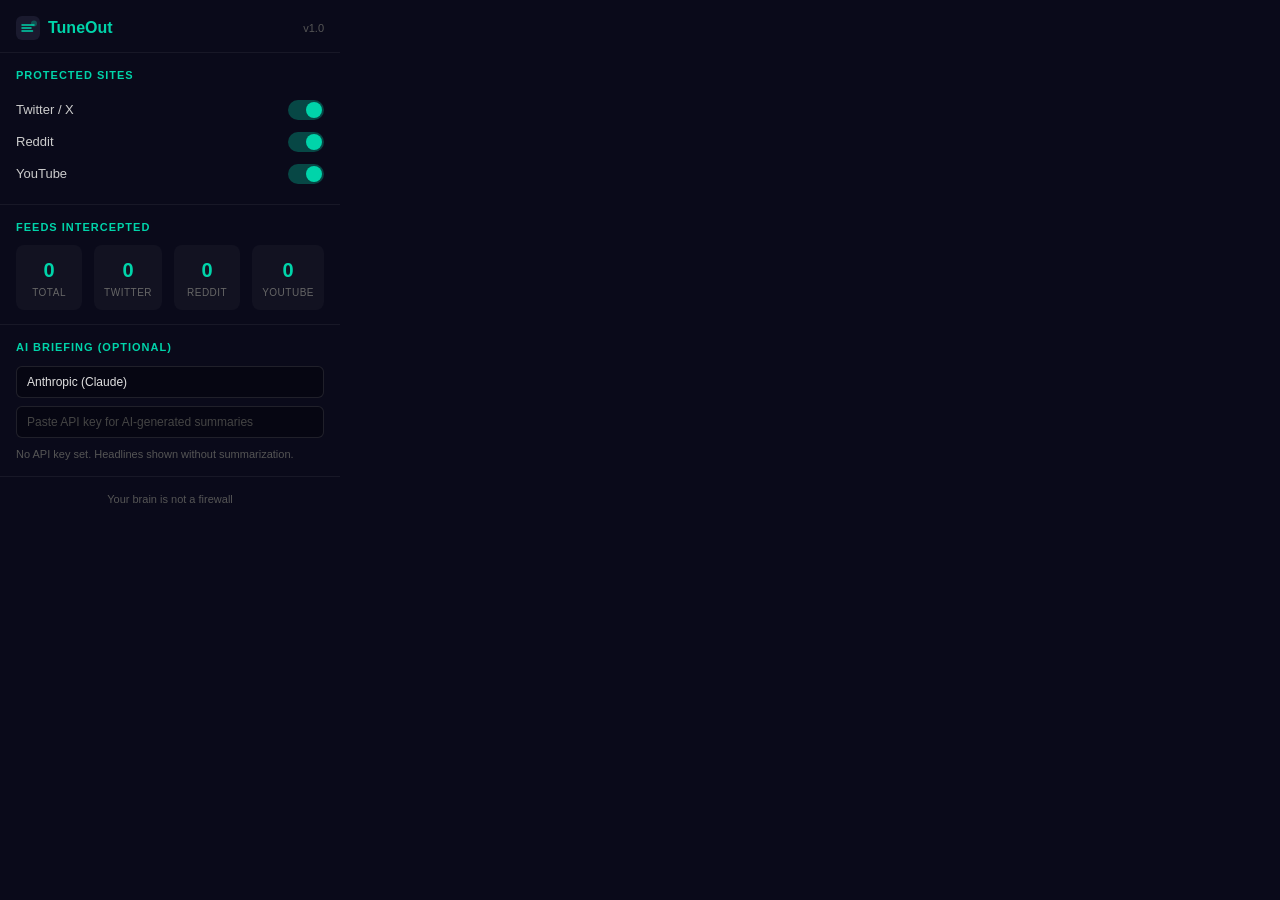
<file: extension/popup.html>
<!DOCTYPE html>
<html>
<head>
  <meta charset="utf-8">
  <style>
    * { margin: 0; padding: 0; box-sizing: border-box; }

    body {
      width: 340px;
      background: #0a0a1a;
      color: #e0e0e0;
      font-family: -apple-system, BlinkMacSystemFont, 'Segoe UI', Roboto, sans-serif;
      font-size: 13px;
      line-height: 1.5;
    }

    .header {
      display: flex;
      align-items: center;
      gap: 8px;
      padding: 16px 16px 12px;
      border-bottom: 1px solid rgba(255,255,255,0.06);
    }

    .header svg { flex-shrink: 0; }

    .header h1 {
      font-size: 16px;
      font-weight: 700;
      color: #00d4aa;
    }

    .header .version {
      font-size: 11px;
      color: #555;
      margin-left: auto;
    }

    .section {
      padding: 14px 16px;
      border-bottom: 1px solid rgba(255,255,255,0.06);
    }

    .section-title {
      font-size: 11px;
      font-weight: 600;
      text-transform: uppercase;
      letter-spacing: 1px;
      color: #00d4aa;
      margin-bottom: 10px;
    }

    /* Site toggles */
    .site-toggle {
      display: flex;
      align-items: center;
      justify-content: space-between;
      padding: 6px 0;
    }

    .site-toggle label {
      font-size: 13px;
      color: #ccc;
      cursor: pointer;
    }

    .toggle {
      position: relative;
      width: 36px;
      height: 20px;
    }

    .toggle input {
      opacity: 0;
      width: 0;
      height: 0;
    }

    .toggle-slider {
      position: absolute;
      top: 0; left: 0; right: 0; bottom: 0;
      background: #333;
      border-radius: 10px;
      cursor: pointer;
      transition: background 0.2s;
    }

    .toggle-slider::before {
      content: '';
      position: absolute;
      width: 16px;
      height: 16px;
      left: 2px;
      top: 2px;
      background: #666;
      border-radius: 50%;
      transition: all 0.2s;
    }

    .toggle input:checked + .toggle-slider {
      background: rgba(0,212,170,0.3);
    }

    .toggle input:checked + .toggle-slider::before {
      transform: translateX(16px);
      background: #00d4aa;
    }

    /* Stats */
    .stats {
      display: flex;
      gap: 12px;
    }

    .stat {
      flex: 1;
      text-align: center;
      padding: 10px;
      background: rgba(255,255,255,0.03);
      border-radius: 8px;
    }

    .stat-value {
      font-size: 20px;
      font-weight: 700;
      color: #00d4aa;
    }

    .stat-label {
      font-size: 10px;
      color: #666;
      text-transform: uppercase;
      letter-spacing: 0.5px;
    }

    /* API Key */
    .api-section {
      display: flex;
      flex-direction: column;
      gap: 8px;
    }

    .provider-select, .api-input {
      width: 100%;
      padding: 8px 10px;
      background: rgba(0,0,0,0.3);
      border: 1px solid rgba(255,255,255,0.1);
      border-radius: 6px;
      color: #e0e0e0;
      font-size: 12px;
      font-family: inherit;
      outline: none;
    }

    .provider-select {
      appearance: none;
      cursor: pointer;
    }

    .api-input:focus, .provider-select:focus {
      border-color: #00d4aa;
    }

    .api-input::placeholder {
      color: #444;
    }

    .api-status {
      font-size: 11px;
      color: #555;
    }

    .api-status.connected {
      color: #00d4aa;
    }

    /* Footer */
    .footer {
      padding: 12px 16px;
      text-align: center;
    }

    .footer a {
      color: #555;
      font-size: 11px;
      text-decoration: none;
    }

    .footer a:hover {
      color: #00d4aa;
    }
  </style>
</head>
<body>
  <div class="header">
    <svg width="24" height="24" viewBox="0 0 32 32" fill="none">
      <rect width="32" height="32" rx="8" fill="#1a1a2e"/>
      <path d="M8 12h16M8 16h12M8 20h14" stroke="#00d4aa" stroke-width="2" stroke-linecap="round"/>
      <circle cx="24" cy="10" r="4" fill="#00d4aa" opacity="0.3"/>
    </svg>
    <h1>TuneOut</h1>
    <span class="version">v1.0</span>
  </div>

  <div class="section">
    <div class="section-title">Protected Sites</div>
    <div class="site-toggle">
      <label for="toggle-twitter">Twitter / X</label>
      <div class="toggle">
        <input type="checkbox" id="toggle-twitter" data-site="twitter" checked>
        <span class="toggle-slider"></span>
      </div>
    </div>
    <div class="site-toggle">
      <label for="toggle-reddit">Reddit</label>
      <div class="toggle">
        <input type="checkbox" id="toggle-reddit" data-site="reddit" checked>
        <span class="toggle-slider"></span>
      </div>
    </div>
    <div class="site-toggle">
      <label for="toggle-youtube">YouTube</label>
      <div class="toggle">
        <input type="checkbox" id="toggle-youtube" data-site="youtube" checked>
        <span class="toggle-slider"></span>
      </div>
    </div>
  </div>

  <div class="section">
    <div class="section-title">Feeds Intercepted</div>
    <div class="stats">
      <div class="stat">
        <div class="stat-value" id="stat-total">0</div>
        <div class="stat-label">Total</div>
      </div>
      <div class="stat">
        <div class="stat-value" id="stat-twitter">0</div>
        <div class="stat-label">Twitter</div>
      </div>
      <div class="stat">
        <div class="stat-value" id="stat-reddit">0</div>
        <div class="stat-label">Reddit</div>
      </div>
      <div class="stat">
        <div class="stat-value" id="stat-youtube">0</div>
        <div class="stat-label">YouTube</div>
      </div>
    </div>
  </div>

  <div class="section">
    <div class="section-title">AI Briefing (Optional)</div>
    <div class="api-section">
      <select class="provider-select" id="llm-provider">
        <option value="anthropic">Anthropic (Claude)</option>
        <option value="openai">OpenAI (GPT)</option>
      </select>
      <input type="password" class="api-input" id="llm-api-key"
             placeholder="Paste API key for AI-generated summaries">
      <div class="api-status" id="api-status">No API key set. Headlines shown without summarization.</div>
    </div>
  </div>

  <div class="footer">
    <a href="https://difflabai.github.io/tuneout" target="_blank">Your brain is not a firewall</a>
  </div>

  <script src="popup.js"></script>
</body>
</html>
</file>
